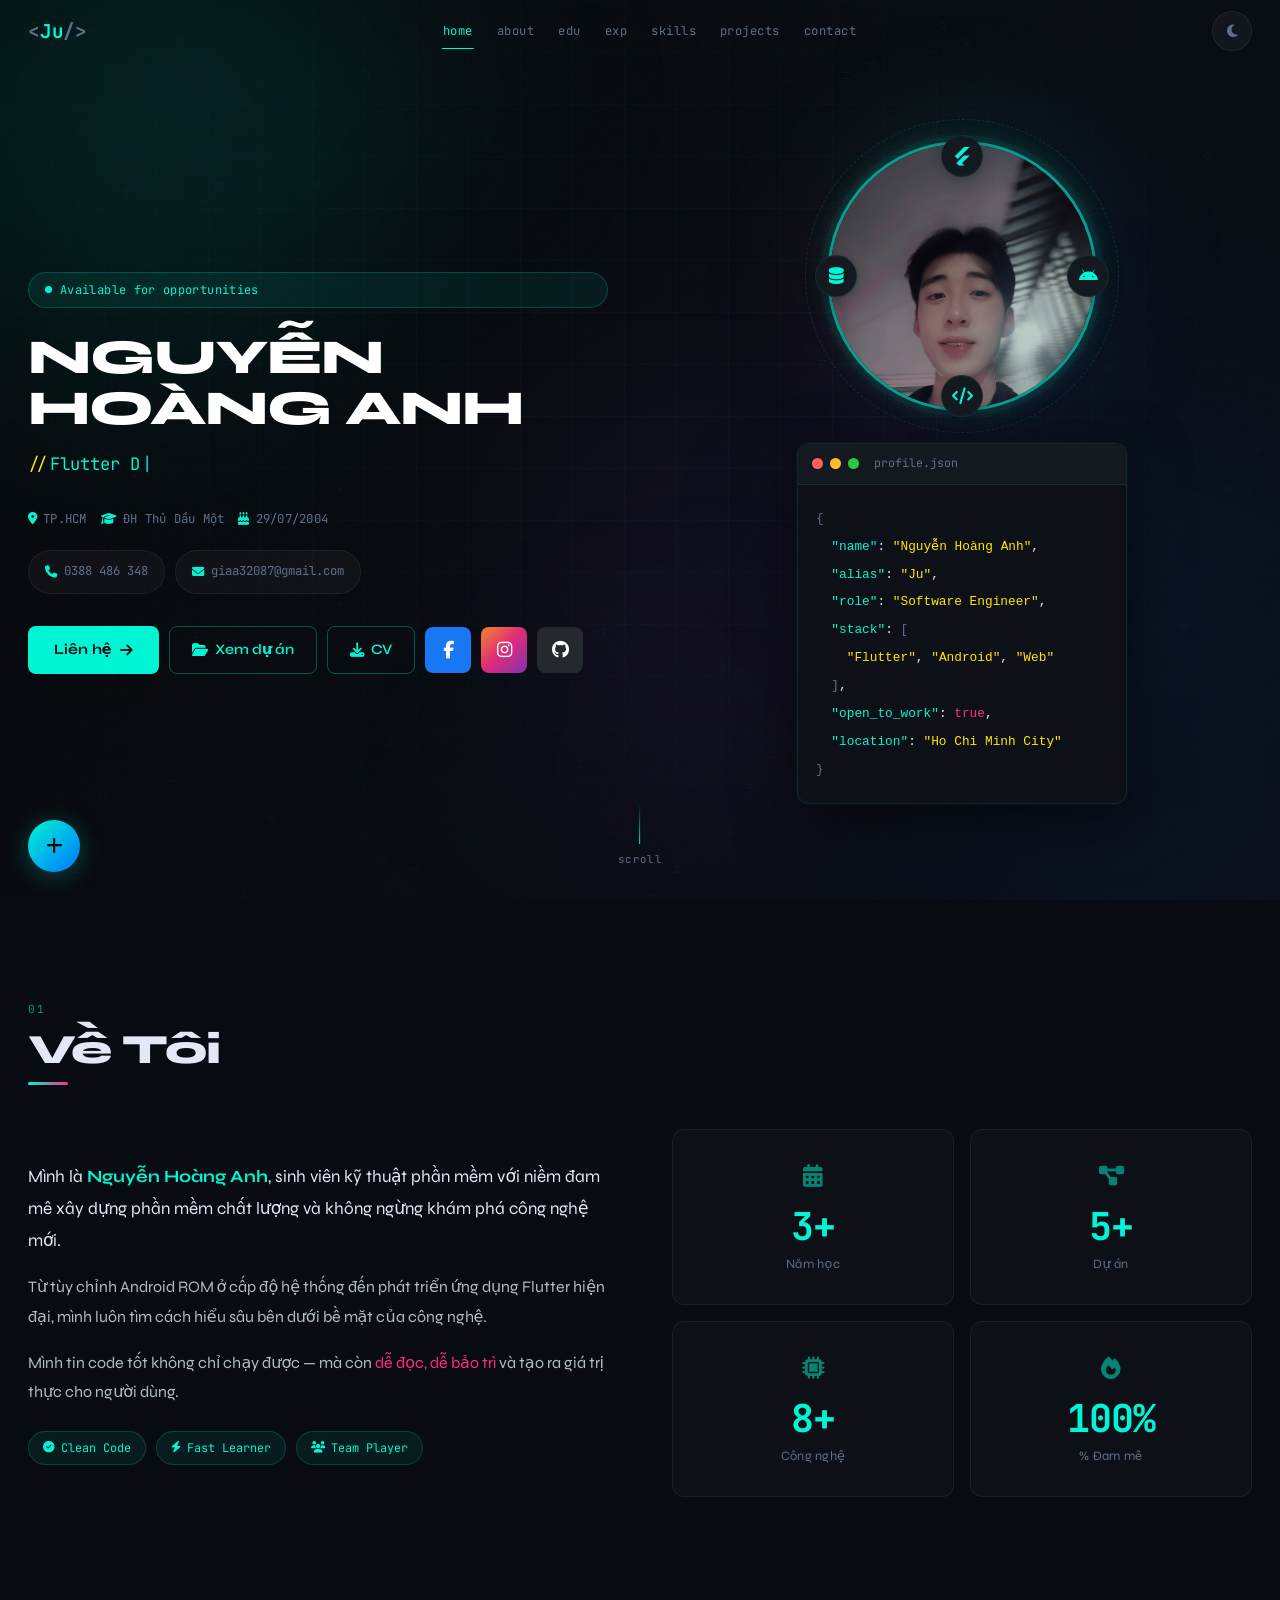
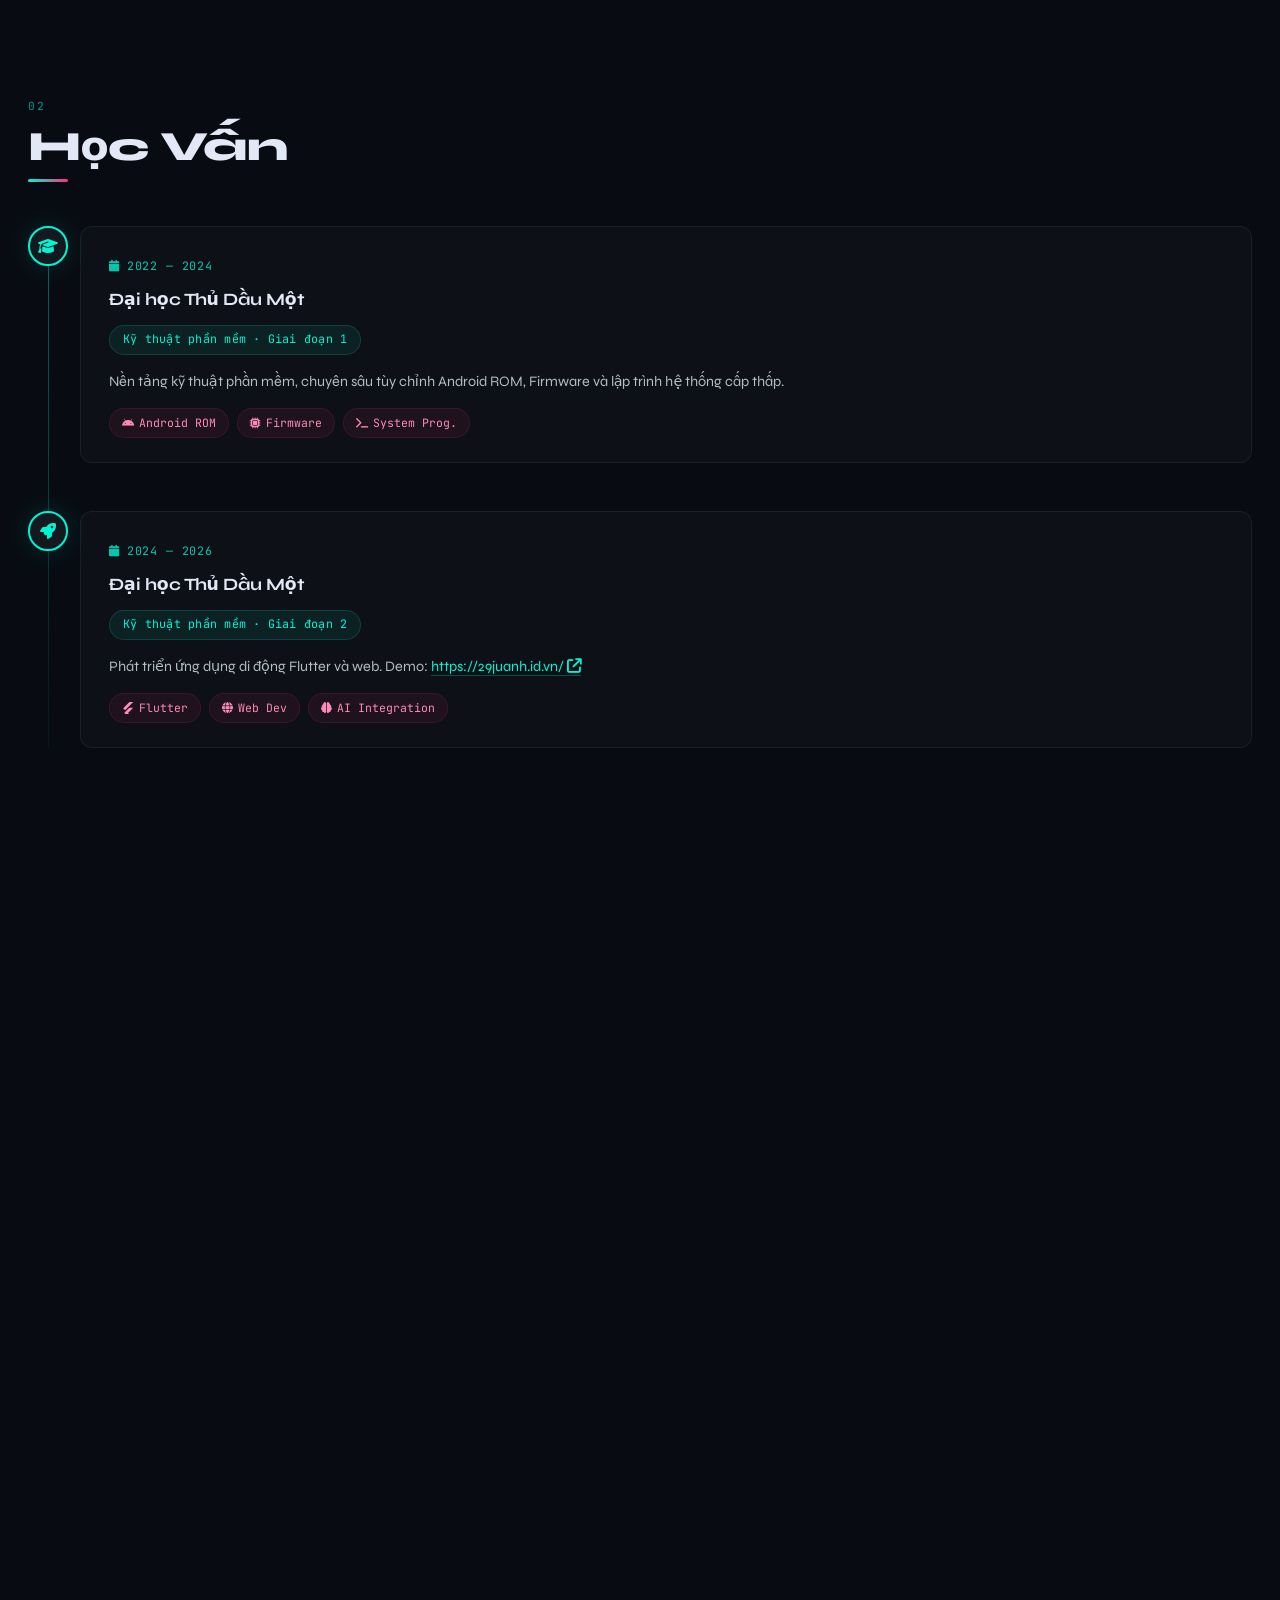
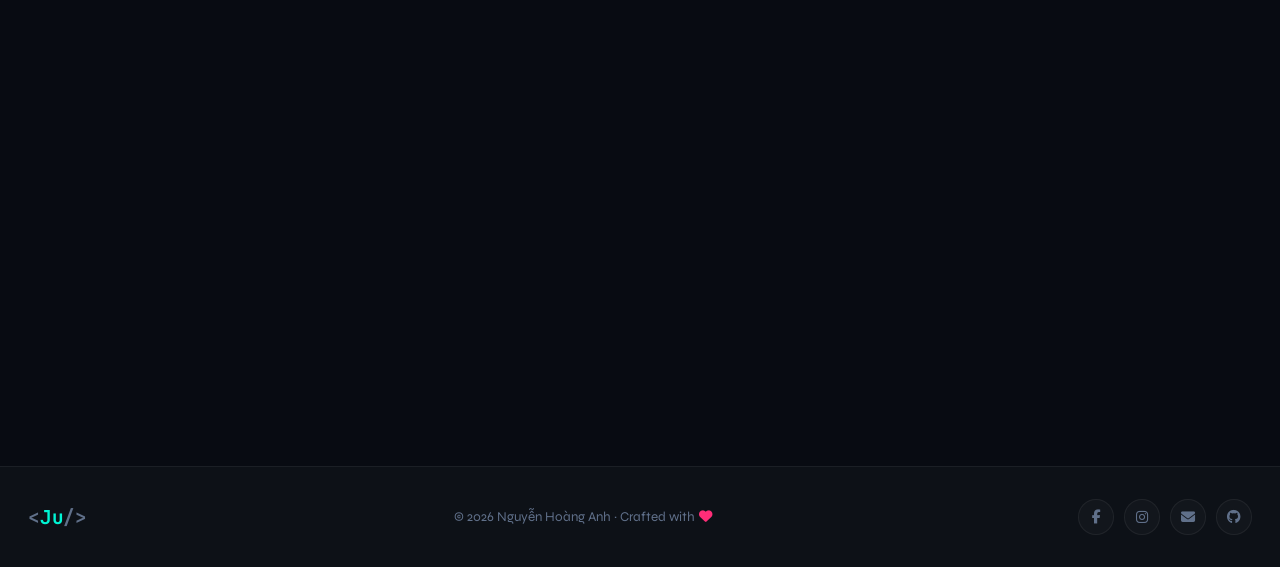
<file: index.html>
<!DOCTYPE html>
<html lang="vi">
<head>
    <meta charset="UTF-8">
    <meta name="viewport" content="width=device-width, initial-scale=1.0, viewport-fit=cover">
    <title>Nguyễn Hoàng Anh | Software Engineer</title>
    <meta name="description" content="Portfolio của Nguyễn Hoàng Anh (Ju) — Flutter Developer, Android Engineer, Web Developer">
    <meta name="keywords" content="Nguyễn Hoàng Anh, Ju, Flutter Developer, Android, Web Developer, Portfolio">
    <meta name="author" content="Nguyễn Hoàng Anh">
    <meta name="theme-color" content="#080b12">
    <meta property="og:title" content="Nguyễn Hoàng Anh | Software Engineer">
    <meta property="og:description" content="Portfolio — Flutter Developer, Android Engineer, Web Developer">
    <meta property="og:type" content="website">
    
    <!-- Preconnect -->
    <link rel="preconnect" href="https://fonts.googleapis.com">
    <link rel="preconnect" href="https://fonts.gstatic.com" crossorigin>
    <link rel="preconnect" href="https://cdnjs.cloudflare.com">
    
    <!-- Fonts -->
    <link href="https://fonts.googleapis.com/css2?family=JetBrains+Mono:wght@400;500;700&family=Syne:wght@600;700;800&display=swap" rel="stylesheet">
    
    <!-- FontAwesome 6.5.1 Stable -->
    <link rel="stylesheet" href="https://cdnjs.cloudflare.com/ajax/libs/font-awesome/6.5.1/css/all.min.css">
    
    <link rel="stylesheet" href="styles.css">
</head>
<body>

<!-- Dynamic Animated Background -->
<div class="dynamic-bg" aria-hidden="true">
    <div class="glow-orb orb-1"></div>
    <div class="glow-orb orb-2"></div>
    <div class="glow-orb orb-3"></div>
</div>

<!-- Loading Screen -->
<div class="loader" id="loader" aria-hidden="true">
    <div class="loader-inner">
        <div class="loader-ring"></div>
        <div class="loader-ring loader-ring--2"></div>
        <div class="loader-logo">&lt;Ju/&gt;</div>
    </div>
    <div class="loader-progress-bar"><div class="loader-progress-fill" id="loaderFill"></div></div>
</div>

<!-- Scroll Progress Bar -->
<div class="scroll-progress" id="scrollProgress" role="progressbar" aria-hidden="true"></div>

<!-- Background Canvas -->
<canvas id="bgCanvas" aria-hidden="true"></canvas>

<!-- Aurora Background -->
<div class="aurora-bg" aria-hidden="true">
    <div class="aurora a1"></div>
    <div class="aurora a2"></div>
    <div class="aurora a3"></div>
</div>

<!-- Noise Overlay -->
<div class="noise-overlay" aria-hidden="true"></div>

<!-- ═══ NAVBAR ═══ -->
<nav class="navbar" id="navbar" role="navigation" aria-label="Main navigation">
    <div class="nav-wrap">
        <a href="#home" class="nav-logo" aria-label="Go to top">
            <span class="bracket">&lt;</span>Ju<span class="bracket">/&gt;</span>
        </a>
        <ul class="nav-links" id="navLinks" role="list">
            <li><a href="#home" aria-label="Home section">home</a></li>
            <li><a href="#about" aria-label="About section">about</a></li>
            <li><a href="#education" aria-label="Education section">edu</a></li>
            <li><a href="#experience" aria-label="Experience section">exp</a></li>
            <li><a href="#skills" aria-label="Skills section">skills</a></li>
            <li><a href="#projects" aria-label="Projects section">projects</a></li>
            <li><a href="#contact" aria-label="Contact section">contact</a></li>
        </ul>
        <div class="nav-actions">
            <button class="theme-toggle" id="themeToggle" aria-label="Toggle light/dark theme">
                <i class="fa-solid fa-moon" aria-hidden="true"></i>
            </button>
            <button class="burger" id="burger" aria-label="Toggle mobile menu" aria-expanded="false">
                <span></span><span></span><span></span>
            </button>
        </div>
    </div>
    <!-- Mobile dropdown -->
    <div class="mobile-nav" id="mobileNav" aria-hidden="true">
        <a href="#home"><i class="fa-solid fa-house" aria-hidden="true"></i> Home</a>
        <a href="#about"><i class="fa-solid fa-user" aria-hidden="true"></i> About</a>
        <a href="#education"><i class="fa-solid fa-graduation-cap" aria-hidden="true"></i> Education</a>
        <a href="#experience"><i class="fa-solid fa-briefcase" aria-hidden="true"></i> Experience</a>
        <a href="#skills"><i class="fa-solid fa-code" aria-hidden="true"></i> Skills</a>
        <a href="#projects"><i class="fa-solid fa-folder-open" aria-hidden="true"></i> Projects</a>
        <a href="#contact"><i class="fa-solid fa-paper-plane" aria-hidden="true"></i> Contact</a>
    </div>
</nav>

<!-- ═══ HERO ═══ -->
<section id="home" class="hero" aria-label="Hero section">
    <div class="hero-grid-bg" id="heroGrid" aria-hidden="true"></div>
    <div class="hero-content">
        <!-- LEFT -->
        <div class="hero-left">
            <div class="status-pill">
                <span class="dot-live" aria-hidden="true"></span>
                <span>Available for opportunities</span>
            </div>
            <h1 class="hero-name" id="heroName">NGUYỄN HOÀNG ANH</h1>
            <p class="hero-role" aria-live="polite" aria-label="Current role">
                <span class="comment" aria-hidden="true">// </span>
                <span id="typed"></span><span class="blink-bar" aria-hidden="true">|</span>
            </p>
            <div class="hero-tags">
                <span><i class="fa-solid fa-location-dot" aria-hidden="true"></i> TP.HCM</span>
                <span><i class="fa-solid fa-graduation-cap" aria-hidden="true"></i> ĐH Thủ Dầu Một</span>
                <span><i class="fa-solid fa-cake-candles" aria-hidden="true"></i> 29/07/2004</span>
            </div>
            <div class="hero-contacts">
                <a href="tel:0388486348" class="pill-link" aria-label="Call 0388 486 348">
                    <i class="fa-solid fa-phone" aria-hidden="true"></i> 0388 486 348
                </a>
                <a href="mailto:giaa32087@gmail.com" class="pill-link" aria-label="Email giaa32087@gmail.com">
                    <i class="fa-solid fa-envelope" aria-hidden="true"></i> giaa32087@gmail.com
                </a>
            </div>
            <div class="hero-btns">
                <a href="#contact" class="btn-solid">
                    Liên hệ <i class="fa-solid fa-arrow-right" aria-hidden="true"></i>
                </a>
                <a href="#projects" class="btn-ghost">
                    <i class="fa-solid fa-folder-open" aria-hidden="true"></i> Xem dự án
                </a>
                <a href="#" class="btn-ghost" title="Tải xuống CV" download>
                    <i class="fa-solid fa-download" aria-hidden="true"></i> CV
                </a>
                <a href="https://www.facebook.com/Ju2974" target="_blank" rel="noopener noreferrer"
                   class="btn-icon" style="background:#1877f2" aria-label="Facebook profile">
                    <i class="fa-brands fa-facebook-f" aria-hidden="true"></i>
                </a>
                <a href="https://www.instagram.com/ng_ju29/" target="_blank" rel="noopener noreferrer"
                   class="btn-icon btn-icon--ig" aria-label="Instagram profile">
                    <i class="fa-brands fa-instagram" aria-hidden="true"></i>
                </a>
                <a href="https://github.com/" target="_blank" rel="noopener noreferrer"
                   class="btn-icon" style="background:#24292f" aria-label="GitHub profile">
                    <i class="fa-brands fa-github" aria-hidden="true"></i>
                </a>
            </div>
        </div>
        <!-- RIGHT -->
        <div class="hero-right">
            <div class="avatar-wrap">
                <div class="blob-bg" aria-hidden="true"></div>
                <div class="avatar-ring r1" aria-hidden="true"></div>
                <div class="avatar-ring r2" aria-hidden="true"></div>
                <div class="avatar-img">
                    <img src="./profile.jpg" alt="Nguyễn Hoàng Anh — Software Engineer" id="profileImg" loading="eager" decoding="sync">
                </div>
                <!-- FLUTTER SVG ICON -->
                <div class="orbit o1" aria-hidden="true" title="Flutter">
                    <svg viewBox="0 0 24 24" width="1.1em" height="1.1em" fill="currentColor" style="vertical-align: -0.125em;"><path d="M14.314 0L2.3 12 6 15.7 21.684.001h-7.37zm.014 11.072L7.857 17.53l3.67 3.67 10.165-10.128h-7.364zM11.527 21.2l-3.67-3.67-3.67 3.67L7.856 24h7.34z"/></svg>
                </div>
                <div class="orbit o2" aria-hidden="true" title="Android"><i class="fa-brands fa-android"></i></div>
                <div class="orbit o3" aria-hidden="true" title="Code"><i class="fa-solid fa-code"></i></div>
                <div class="orbit o4" aria-hidden="true" title="Database"><i class="fa-solid fa-database"></i></div>
            </div>
            <div class="code-snippet" aria-label="Profile code snippet">
                <div class="snippet-bar" aria-hidden="true">
                    <span class="s-dot" style="background:#ff5f57"></span>
                    <span class="s-dot" style="background:#febc2e"></span>
                    <span class="s-dot" style="background:#28c840"></span>
                    <span class="snippet-title">profile.json</span>
                </div>
                <pre aria-label="Profile data in JSON format"><code><span class="k">{</span>
  <span class="p">"name"</span>: <span class="s">"Nguyễn Hoàng Anh"</span>,
  <span class="p">"alias"</span>: <span class="s">"Ju"</span>,
  <span class="p">"role"</span>: <span class="s">"Software Engineer"</span>,
  <span class="p">"stack"</span>: <span class="k">[</span>
    <span class="s">"Flutter"</span>, <span class="s">"Android"</span>, <span class="s">"Web"</span>
  <span class="k">]</span>,
  <span class="p">"open_to_work"</span>: <span class="b">true</span>,
  <span class="p">"location"</span>: <span class="s">"Ho Chi Minh City"</span>
<span class="k">}</span></code></pre>
            </div>
        </div>
    </div>
    <div class="scroll-indicator" aria-hidden="true">
        <div class="scroll-bar"></div>
        <span>scroll</span>
    </div>
</section>

<!-- ═══ ABOUT ═══ -->
<section id="about" class="section" aria-label="About section">
    <div class="wrap">
        <div class="sec-head reveal">
            <span class="sec-num">01</span>
            <h2 class="scramble-text">Về Tôi</h2>
        </div>
        <div class="about-grid reveal">
            <div class="about-text">
                <p class="lead">Mình là <strong>Nguyễn Hoàng Anh</strong>, sinh viên kỹ thuật phần mềm với niềm đam mê xây dựng phần mềm chất lượng và không ngừng khám phá công nghệ mới.</p>
                <p>Từ tùy chỉnh Android ROM ở cấp độ hệ thống đến phát triển ứng dụng Flutter hiện đại, mình luôn tìm cách hiểu sâu bên dưới bề mặt của công nghệ.</p>
                <p>Mình tin code tốt không chỉ chạy được — mà còn <em>dễ đọc, dễ bảo trì</em> và tạo ra giá trị thực cho người dùng.</p>
                <div class="about-badges">
                    <span class="badge"><i class="fa-solid fa-check-circle" aria-hidden="true"></i> Clean Code</span>
                    <span class="badge"><i class="fa-solid fa-bolt" aria-hidden="true"></i> Fast Learner</span>
                    <span class="badge"><i class="fa-solid fa-users" aria-hidden="true"></i> Team Player</span>
                </div>
            </div>
            <div class="stats-grid">
                <div class="stat-box stagger-item">
                    <span class="stat-icon" aria-hidden="true"><i class="fa-solid fa-calendar-days"></i></span>
                    <span class="stat-n" data-to="3">0</span>
                    <span class="stat-l">Năm học</span>
                </div>
                <div class="stat-box stagger-item">
                    <span class="stat-icon" aria-hidden="true"><i class="fa-solid fa-diagram-project"></i></span>
                    <span class="stat-n" data-to="5">0</span>
                    <span class="stat-l">Dự án</span>
                </div>
                <div class="stat-box stagger-item">
                    <span class="stat-icon" aria-hidden="true"><i class="fa-solid fa-microchip"></i></span>
                    <span class="stat-n" data-to="8">0</span>
                    <span class="stat-l">Công nghệ</span>
                </div>
                <div class="stat-box stagger-item">
                    <span class="stat-icon" aria-hidden="true"><i class="fa-solid fa-fire"></i></span>
                    <span class="stat-n" data-to="100">0</span>
                    <span class="stat-l">% Đam mê</span>
                </div>
            </div>
        </div>
    </div>
</section>

<!-- ═══ EDUCATION ═══ -->
<section id="education" class="section" aria-label="Education section">
    <div class="wrap">
        <div class="sec-head reveal">
            <span class="sec-num">02</span>
            <h2 class="scramble-text">Học Vấn</h2>
        </div>
        <div class="timeline reveal">
            <div class="tl-line" aria-hidden="true"></div>
            <div class="tl-item stagger-item">
                <div class="tl-icon" aria-hidden="true"><i class="fa-solid fa-graduation-cap"></i></div>
                <div class="tl-body">
                    <span class="tl-date"><i class="fa-solid fa-calendar" aria-hidden="true"></i> 2022 — 2024</span>
                    <h3>Đại học Thủ Dầu Một</h3>
                    <span class="tl-tag">Kỹ thuật phần mềm · Giai đoạn 1</span>
                    <p>Nền tảng kỹ thuật phần mềm, chuyên sâu tùy chỉnh Android ROM, Firmware và lập trình hệ thống cấp thấp.</p>
                    <div class="tl-chips">
                        <span><i class="fa-brands fa-android" aria-hidden="true"></i> Android ROM</span>
                        <span><i class="fa-solid fa-microchip" aria-hidden="true"></i> Firmware</span>
                        <span><i class="fa-solid fa-terminal" aria-hidden="true"></i> System Prog.</span>
                    </div>
                </div>
            </div>
            <div class="tl-item stagger-item">
                <div class="tl-icon" aria-hidden="true"><i class="fa-solid fa-rocket"></i></div>
                <div class="tl-body">
                    <span class="tl-date"><i class="fa-solid fa-calendar" aria-hidden="true"></i> 2024 — 2026</span>
                    <h3>Đại học Thủ Dầu Một</h3>
                    <span class="tl-tag">Kỹ thuật phần mềm · Giai đoạn 2</span>
                    <p>Phát triển ứng dụng di động Flutter và web. Demo: <a href="https://29juanh.id.vn/" target="_blank" rel="noopener noreferrer" class="tl-link"> https://29juanh.id.vn/ <i class="fa-solid fa-arrow-up-right-from-square" aria-hidden="true"></i></a></p>
                    <div class="tl-chips">
                        <span><svg viewBox="0 0 24 24" width="1em" height="1em" fill="currentColor" style="vertical-align: -0.125em;"><path d="M14.314 0L2.3 12 6 15.7 21.684.001h-7.37zm.014 11.072L7.857 17.53l3.67 3.67 10.165-10.128h-7.364zM11.527 21.2l-3.67-3.67-3.67 3.67L7.856 24h7.34z"/></svg> Flutter</span>
                        <span><i class="fa-solid fa-globe" aria-hidden="true"></i> Web Dev</span>
                        <span><i class="fa-solid fa-brain" aria-hidden="true"></i> AI Integration</span>
                    </div>
                </div>
            </div>
        </div>
    </div>
</section>

<!-- ═══ EXPERIENCE ═══ -->
<section id="experience" class="section" aria-label="Experience section">
    <div class="wrap">
        <div class="sec-head reveal">
            <span class="sec-num">03</span>
            <h2 class="scramble-text">Kinh Nghiệm</h2>
        </div>
        <div class="exp-grid reveal">
            <div class="exp-card stagger-item">
                <div class="exp-ico" aria-hidden="true">
                    <svg viewBox="0 0 24 24" width="1.2em" height="1.2em" fill="currentColor"><path d="M14.314 0L2.3 12 6 15.7 21.684.001h-7.37zm.014 11.072L7.857 17.53l3.67 3.67 10.165-10.128h-7.364zM11.527 21.2l-3.67-3.67-3.67 3.67L7.856 24h7.34z"/></svg>
                </div>
                <div class="exp-content">
                    <h3>Flutter Development</h3>
                    <p>Xây dựng ứng dụng cross-platform với Dart/Flutter, giao diện Material 3, hiệu năng cao trên cả Android lẫn iOS.</p>
                    <div class="chip-row">
                        <span><i class="fa-solid fa-circle-dot" aria-hidden="true"></i> Dart</span>
                        <span><svg viewBox="0 0 24 24" width="1em" height="1em" fill="currentColor" style="vertical-align: -0.125em;"><path d="M14.314 0L2.3 12 6 15.7 21.684.001h-7.37zm.014 11.072L7.857 17.53l3.67 3.67 10.165-10.128h-7.364zM11.527 21.2l-3.67-3.67-3.67 3.67L7.856 24h7.34z"/></svg> Flutter</span>
                        <span><i class="fa-solid fa-fire-flame-curved" aria-hidden="true"></i> Firebase</span>
                    </div>
                </div>
            </div>
            <div class="exp-card stagger-item">
                <div class="exp-ico" aria-hidden="true"><i class="fa-brands fa-android"></i></div>
                <div class="exp-content">
                    <h3>Android System</h3>
                    <p>Flash ROM, decompile/recompile hệ thống, tùy chỉnh Firmware. Hiểu kiến trúc Android từ bootloader đến app layer.</p>
                    <div class="chip-row">
                        <span><i class="fa-solid fa-terminal" aria-hidden="true"></i> ADB</span>
                        <span><i class="fa-solid fa-bolt" aria-hidden="true"></i> Fastboot</span>
                        <span><i class="fa-solid fa-shield" aria-hidden="true"></i> TWRP</span>
                    </div>
                </div>
            </div>
            <div class="exp-card stagger-item">
                <div class="exp-ico" aria-hidden="true"><i class="fa-solid fa-brain"></i></div>
                <div class="exp-content">
                    <h3>AI Integration</h3>
                    <p>Tích hợp LLM API vào ứng dụng, xây dựng tính năng thông minh và tối ưu trải nghiệm người dùng với AI.</p>
                    <div class="chip-row">
                        <span><i class="fa-solid fa-robot" aria-hidden="true"></i> LLM API</span>
                        <span><i class="fa-solid fa-comment-dots" aria-hidden="true"></i> Prompt Eng.</span>
                        <span><i class="fa-solid fa-wand-magic-sparkles" aria-hidden="true"></i> AI Features</span>
                    </div>
                </div>
            </div>
            <div class="exp-card stagger-item">
                <div class="exp-ico" aria-hidden="true"><i class="fa-solid fa-globe"></i></div>
                <div class="exp-content">
                    <h3>Web Development</h3>
                    <p>Phát triển giao diện web hiện đại, responsive với HTML5, CSS3, JavaScript thuần — từ landing page đến web app quản lý.</p>
                    <div class="chip-row">
                        <span><i class="fa-brands fa-html5" aria-hidden="true"></i> HTML5</span>
                        <span><i class="fa-brands fa-css3-alt" aria-hidden="true"></i> CSS3</span>
                        <span><i class="fa-brands fa-js" aria-hidden="true"></i> JavaScript</span>
                    </div>
                </div>
            </div>
        </div>
    </div>
</section>

<!-- ═══ SKILLS ═══ -->
<section id="skills" class="section" aria-label="Skills section">
    <div class="wrap">
        <div class="sec-head reveal">
            <span class="sec-num">04</span>
            <h2 class="scramble-text">Kỹ Năng</h2>
        </div>
        <div class="skills-layout reveal">
            <div class="skill-bars">
                <p class="sub-label"><i class="fa-solid fa-layer-group" aria-hidden="true"></i> // Core Technologies</p>
                <div class="bar-item">
                    <div class="bar-top">
                        <span><svg viewBox="0 0 24 24" width="1.1em" height="1.1em" fill="currentColor" style="vertical-align: -0.15em;"><path d="M14.314 0L2.3 12 6 15.7 21.684.001h-7.37zm.014 11.072L7.857 17.53l3.67 3.67 10.165-10.128h-7.364zM11.527 21.2l-3.67-3.67-3.67 3.67L7.856 24h7.34z"/></svg> Flutter / Dart</span>
                        <span class="bar-pct">80%</span>
                    </div>
                    <div class="bar-track" role="progressbar" aria-valuenow="80" aria-valuemin="0" aria-valuemax="100" aria-label="Flutter Dart proficiency 80%">
                        <div class="bar-fill" data-w="80"></div>
                    </div>
                </div>
                <div class="bar-item">
                    <div class="bar-top">
                        <span><i class="fa-solid fa-code" aria-hidden="true"></i> HTML / CSS / JS</span>
                        <span class="bar-pct">75%</span>
                    </div>
                    <div class="bar-track" role="progressbar" aria-valuenow="75" aria-valuemin="0" aria-valuemax="100" aria-label="HTML CSS JS proficiency 75%">
                        <div class="bar-fill" data-w="75"></div>
                    </div>
                </div>
                <div class="bar-item">
                    <div class="bar-top">
                        <span><i class="fa-brands fa-android" aria-hidden="true"></i> Android / ROM</span>
                        <span class="bar-pct">70%</span>
                    </div>
                    <div class="bar-track" role="progressbar" aria-valuenow="70" aria-valuemin="0" aria-valuemax="100" aria-label="Android ROM proficiency 70%">
                        <div class="bar-fill" data-w="70"></div>
                    </div>
                </div>
                <div class="bar-item">
                    <div class="bar-top">
                        <span><i class="fa-solid fa-database" aria-hidden="true"></i> MySQL / Database</span>
                        <span class="bar-pct">65%</span>
                    </div>
                    <div class="bar-track" role="progressbar" aria-valuenow="65" aria-valuemin="0" aria-valuemax="100" aria-label="MySQL Database proficiency 65%">
                        <div class="bar-fill" data-w="65"></div>
                    </div>
                </div>
                <div class="bar-item">
                    <div class="bar-top">
                        <span><i class="fa-brands fa-git-alt" aria-hidden="true"></i> Git / GitHub</span>
                        <span class="bar-pct">70%</span>
                    </div>
                    <div class="bar-track" role="progressbar" aria-valuenow="70" aria-valuemin="0" aria-valuemax="100" aria-label="Git GitHub proficiency 70%">
                        <div class="bar-fill" data-w="70"></div>
                    </div>
                </div>
                <div class="bar-item">
                    <div class="bar-top">
                        <span><i class="fa-solid fa-robot" aria-hidden="true"></i> AI Tools</span>
                        <span class="bar-pct">85%</span>
                    </div>
                    <div class="bar-track" role="progressbar" aria-valuenow="85" aria-valuemin="0" aria-valuemax="100" aria-label="AI Tools proficiency 85%">
                        <div class="bar-fill" data-w="85"></div>
                    </div>
                </div>
            </div>
            <div class="skill-tags-panel">
                <p class="sub-label"><i class="fa-solid fa-toolbox" aria-hidden="true"></i> // Tools & Ecosystem</p>
                <div class="tag-cloud">
                    <span class="t-lg"><svg viewBox="0 0 24 24" width="1.1em" height="1.1em" fill="currentColor" style="vertical-align: -0.15em;"><path d="M14.314 0L2.3 12 6 15.7 21.684.001h-7.37zm.014 11.072L7.857 17.53l3.67 3.67 10.165-10.128h-7.364zM11.527 21.2l-3.67-3.67-3.67 3.67L7.856 24h7.34z"/></svg> Flutter</span>
                    <span class="t-md"><i class="fa-solid fa-circle-dot" aria-hidden="true"></i> Dart</span>
                    <span class="t-sm"><i class="fa-solid fa-laptop-code" aria-hidden="true"></i> Android Studio</span>
                    <span class="t-sm"><i class="fa-solid fa-terminal" aria-hidden="true"></i> ADB / Fastboot</span>
                    <span class="t-md"><i class="fa-brands fa-git-alt" aria-hidden="true"></i> Git</span>
                    <span class="t-sm"><i class="fa-brands fa-github" aria-hidden="true"></i> GitHub</span>
                    <span class="t-lg"><i class="fa-brands fa-html5" aria-hidden="true"></i> HTML5</span>
                    <span class="t-sm"><i class="fa-brands fa-css3-alt" aria-hidden="true"></i> CSS3</span>
                    <span class="t-md"><i class="fa-brands fa-js" aria-hidden="true"></i> JavaScript</span>
                    <span class="t-sm"><i class="fa-solid fa-database" aria-hidden="true"></i> MySQL</span>
                    <span class="t-sm"><i class="fa-solid fa-shield-halved" aria-hidden="true"></i> TWRP</span>
                    <span class="t-md"><i class="fa-solid fa-fire" aria-hidden="true"></i> Firebase</span>
                    <span class="t-lg"><i class="fa-solid fa-brain" aria-hidden="true"></i> AI APIs</span>
                    <span class="t-sm"><i class="fa-solid fa-code" aria-hidden="true"></i> VS Code</span>
                    <span class="t-md"><i class="fa-brands fa-linux" aria-hidden="true"></i> Linux</span>
                </div>
                <p class="sub-label" style="margin-top:32px"><i class="fa-solid fa-star" aria-hidden="true"></i> // Soft Skills</p>
                <div class="soft-grid">
                    <div class="soft-item">
                        <span class="soft-ico"><i class="fa-solid fa-lightbulb" aria-hidden="true"></i></span>
                        <span>Tư duy phân tích</span>
                    </div>
                    <div class="soft-item">
                        <span class="soft-ico"><i class="fa-solid fa-rotate" aria-hidden="true"></i></span>
                        <span>Học hỏi nhanh</span>
                    </div>
                    <div class="soft-item">
                        <span class="soft-ico"><i class="fa-solid fa-comments" aria-hidden="true"></i></span>
                        <span>Giao tiếp tốt</span>
                    </div>
                    <div class="soft-item">
                        <span class="soft-ico"><i class="fa-solid fa-puzzle-piece" aria-hidden="true"></i></span>
                        <span>Giải quyết vấn đề</span>
                    </div>
                </div>
            </div>
        </div>
    </div>
</section>

<!-- ═══ PROJECTS ═══ -->
<section id="projects" class="section" aria-label="Projects section">
    <div class="wrap">
        <div class="sec-head reveal">
            <span class="sec-num">05</span>
            <h2 class="scramble-text">Dự Án</h2>
        </div>
        <div class="proj-grid reveal">
            <div class="proj-card featured stagger-item">
                <div class="proj-glow" aria-hidden="true"></div>
                <div class="proj-top">
                    <div class="proj-icon-wrap" aria-hidden="true">
                        <i class="fa-solid fa-globe-asia"></i>
                    </div>
                    <a href="https://29juanh.id.vn/" target="_blank" rel="noopener noreferrer"
                       class="proj-ext" aria-label="View Website EAnh project">
                        <i class="fa-solid fa-arrow-up-right-from-square" aria-hidden="true"></i>
                    </a>
                </div>
                <h3>Website EAnh</h3>
                <p>Trang quản lý dữ liệu sinh viên tích hợp AI — tra cứu, quản lý điểm số và thông tin học vụ với giao diện hiện đại.</p>
                <div class="proj-chips">
                    <span><i class="fa-brands fa-html5" aria-hidden="true"></i> HTML</span>
                    <span><i class="fa-brands fa-css3-alt" aria-hidden="true"></i> CSS</span>
                    <span><i class="fa-brands fa-js" aria-hidden="true"></i> JavaScript</span>
                    <span><i class="fa-solid fa-robot" aria-hidden="true"></i> AI API</span>
                </div>
                <span class="proj-badge"><i class="fa-solid fa-star" aria-hidden="true"></i> Featured</span>
            </div>
            <div class="proj-card stagger-item">
                <div class="proj-top">
                    <div class="proj-icon-wrap" aria-hidden="true">
                        <i class="fa-solid fa-note-sticky"></i>
                    </div>
                    <a href="#" class="proj-ext" aria-label="View Note App on GitHub">
                        <i class="fa-brands fa-github" aria-hidden="true"></i>
                    </a>
                </div>
                <h3>Note App</h3>
                <p>Ứng dụng quản lý ghi chú cá nhân viết bằng Flutter — tạo, sửa, xóa note với giao diện Material 3, lưu trữ local SQLite.</p>
                <div class="proj-chips">
                    <span><svg viewBox="0 0 24 24" width="1em" height="1em" fill="currentColor" style="vertical-align: -0.125em;"><path d="M14.314 0L2.3 12 6 15.7 21.684.001h-7.37zm.014 11.072L7.857 17.53l3.67 3.67 10.165-10.128h-7.364zM11.527 21.2l-3.67-3.67-3.67 3.67L7.856 24h7.34z"/></svg> Flutter</span>
                    <span><i class="fa-solid fa-circle-dot" aria-hidden="true"></i> Dart</span>
                    <span><i class="fa-solid fa-database" aria-hidden="true"></i> SQLite</span>
                </div>
            </div>
            <div class="proj-card stagger-item">
                <div class="proj-top">
                    <div class="proj-icon-wrap" aria-hidden="true">
                        <i class="fa-brands fa-android"></i>
                    </div>
                    <a href="#" class="proj-ext" aria-label="View Android ROM Tools on GitHub">
                        <i class="fa-brands fa-github" aria-hidden="true"></i>
                    </a>
                </div>
                <h3>Android ROM Tools</h3>
                <p>Bộ công cụ hỗ trợ flash ROM, sửa bootloop, backup/restore dữ liệu cho thiết bị Android — hỗ trợ nhiều dòng máy.</p>
                <div class="proj-chips">
                    <span><i class="fa-solid fa-terminal" aria-hidden="true"></i> ADB</span>
                    <span><i class="fa-solid fa-bolt" aria-hidden="true"></i> Fastboot</span>
                    <span><i class="fa-solid fa-scroll" aria-hidden="true"></i> Shell Script</span>
                </div>
            </div>
        </div>
    </div>
</section>

<!-- ═══ CONTACT ═══ -->
<section id="contact" class="section" aria-label="Contact section">
    <div class="wrap">
        <div class="sec-head reveal">
            <span class="sec-num">06</span>
            <h2 class="scramble-text">Liên Hệ</h2>
        </div>
        <div class="contact-layout reveal">
            <div class="contact-left">
                <p class="lead" style="margin-bottom:32px">Có dự án thú vị, câu hỏi kỹ thuật, hay muốn hợp tác? Mình luôn sẵn sàng.</p>
                <div class="c-links">
                    <a href="tel:0388486348" class="c-link" aria-label="Call 0388 486 348">
                        <div class="c-ico"><i class="fa-solid fa-phone" aria-hidden="true"></i></div>
                        <div class="c-text">
                            <span class="c-lbl">Điện thoại</span>
                            <span class="c-val">0388 486 348</span>
                        </div>
                        <i class="fa-solid fa-chevron-right c-arrow" aria-hidden="true"></i>
                    </a>
                    <a href="mailto:giaa32087@gmail.com" class="c-link" aria-label="Email giaa32087@gmail.com">
                        <div class="c-ico"><i class="fa-solid fa-envelope" aria-hidden="true"></i></div>
                        <div class="c-text">
                            <span class="c-lbl">Email</span>
                            <span class="c-val">giaa32087@gmail.com</span>
                        </div>
                        <i class="fa-solid fa-chevron-right c-arrow" aria-hidden="true"></i>
                    </a>
                    <a href="https://www.facebook.com/Ju2974" target="_blank" rel="noopener noreferrer" class="c-link" aria-label="Facebook profile">
                        <div class="c-ico" style="color:#1877f2"><i class="fa-brands fa-facebook-f" aria-hidden="true"></i></div>
                        <div class="c-text">
                            <span class="c-lbl">Facebook</span>
                            <span class="c-val">facebook.com/Ju2974</span>
                        </div>
                        <i class="fa-solid fa-chevron-right c-arrow" aria-hidden="true"></i>
                    </a>
                    <a href="https://www.instagram.com/ng_ju29/" target="_blank" rel="noopener noreferrer" class="c-link" aria-label="Instagram profile">
                        <div class="c-ico" style="color:#e1306c"><i class="fa-brands fa-instagram" aria-hidden="true"></i></div>
                        <div class="c-text">
                            <span class="c-lbl">Instagram</span>
                            <span class="c-val">@ng_ju29</span>
                        </div>
                        <i class="fa-solid fa-chevron-right c-arrow" aria-hidden="true"></i>
                    </a>
                </div>
            </div>
            <form class="contact-form" id="contactForm" novalidate aria-label="Contact form">
                <div class="form-row">
                    <div class="form-group">
                        <label for="contactName"><i class="fa-solid fa-user" aria-hidden="true"></i> Tên của bạn</label>
                        <input type="text" id="contactName" name="name" placeholder="Nguyễn Văn A" required autocomplete="name">
                    </div>
                    <div class="form-group">
                        <label for="contactEmail"><i class="fa-solid fa-envelope" aria-hidden="true"></i> Email</label>
                        <input type="email" id="contactEmail" name="email" placeholder="you@example.com" required autocomplete="email">
                    </div>
                </div>
                <div class="form-group">
                    <label for="contactSubject"><i class="fa-solid fa-tag" aria-hidden="true"></i> Chủ đề</label>
                    <input type="text" id="contactSubject" name="subject" placeholder="Hợp tác / Câu hỏi kỹ thuật..." required>
                </div>
                <div class="form-group">
                    <label for="contactMessage"><i class="fa-solid fa-message" aria-hidden="true"></i> Nội dung</label>
                    <textarea id="contactMessage" name="message" rows="5" placeholder="Nội dung tin nhắn..." required></textarea>
                </div>
                <button type="submit" class="btn-submit" aria-label="Send message">
                    <span class="btn-submit-text">Gửi tin nhắn <i class="fa-solid fa-paper-plane" aria-hidden="true"></i></span>
                </button>
            </form>
        </div>
    </div>
</section>

<!-- ═══ FOOTER ═══ -->
<footer class="footer" role="contentinfo">
    <div class="footer-inner">
        <a href="#home" class="nav-logo" aria-label="Back to top">
            <span class="bracket">&lt;</span>Ju<span class="bracket">/&gt;</span>
        </a>
        <p>&copy; 2026 Nguyễn Hoàng Anh &middot; Crafted with <i class="fa-solid fa-heart" style="color:#ff2d78" aria-label="love"></i></p>
        <div class="foot-soc" aria-label="Social media links">
            <a href="https://www.facebook.com/Ju2974" target="_blank" rel="noopener noreferrer" aria-label="Facebook">
                <i class="fa-brands fa-facebook-f" aria-hidden="true"></i>
            </a>
            <a href="https://www.instagram.com/ng_ju29/" target="_blank" rel="noopener noreferrer" aria-label="Instagram">
                <i class="fa-brands fa-instagram" aria-hidden="true"></i>
            </a>
            <a href="mailto:giaa32087@gmail.com" aria-label="Email">
                <i class="fa-solid fa-envelope" aria-hidden="true"></i>
            </a>
            <a href="https://github.com/" target="_blank" rel="noopener noreferrer" aria-label="GitHub">
                <i class="fa-brands fa-github" aria-hidden="true"></i>
            </a>
        </div>
    </div>
</footer>

<!-- Back to top -->
<button class="back-top" id="backTop" aria-label="Về đầu trang">
    <i class="fa-solid fa-chevron-up" aria-hidden="true"></i>
</button>

<!-- Floating Action Button -->
<div class="fab" id="fab" role="region" aria-label="Quick actions">
    <button class="fab-toggle" id="fabToggle" aria-label="Toggle quick links" aria-expanded="false">
        <i class="fa-solid fa-plus" aria-hidden="true"></i>
    </button>
    <div class="fab-menu" id="fabMenu" aria-hidden="true">
        <a href="tel:0388486348" class="fab-item" title="Gọi điện" aria-label="Call">
            <i class="fa-solid fa-phone" aria-hidden="true"></i>
        </a>
        <a href="mailto:giaa32087@gmail.com" class="fab-item" title="Gửi Email" aria-label="Email">
            <i class="fa-solid fa-envelope" aria-hidden="true"></i>
        </a>
        <a href="https://www.facebook.com/Ju2974" target="_blank" rel="noopener noreferrer" class="fab-item" title="Facebook" aria-label="Facebook">
            <i class="fa-brands fa-facebook-f" aria-hidden="true"></i>
        </a>
        <a href="#home" class="fab-item" title="Về đầu trang" aria-label="Back to top">
            <i class="fa-solid fa-arrow-up" aria-hidden="true"></i>
        </a>
    </div>
</div>

<!-- Toast Notification -->
<div class="toast" id="toast" role="status" aria-live="polite" aria-atomic="true"></div>

<script src="script.js"></script>
</body>
</html>
</file>
<file: styles.css>
/* ═══════════════════════════════════════════════
   PORTFOLIO — NGUYỄN HOÀNG ANH (Ju)
   styles.css — Professional & Optimized v2.2
   ═══════════════════════════════════════════════ */

/* ── Google Fonts ── */
@import url('https://fonts.googleapis.com/css2?family=JetBrains+Mono:wght@400;500;700&family=Syne:wght@600;700;800&display=swap');

/* ═══ CSS VARIABLES ═══ */
:root {
    /* Colors */
    --c:       #00f5d4;
    --c2:      #0077ff;
    --acc:     #ff2d78;
    --acc2:    #ffe600;
    --acc3:    #a855f7;

    /* Backgrounds */
    --bg:      #080b12;
    --bg2:     #0d1117;
    --bg3:     #141920;
    --bg4:     #1a2030;

    /* Text */
    --text:    #e2e8f5;
    --text2:   #b0bec5;
    --mute:    #60708a;

    /* UI */
    --border:  rgba(0,245,212,0.10);
    --border2: rgba(255,255,255,0.06);
    --card:    rgba(255,255,255,0.025);
    --card2:   rgba(255,255,255,0.04);

    /* Glows */
    --glow:        0 0 28px rgba(0,245,212,0.16);
    --glow-strong: 0 0 50px rgba(0,245,212,0.25);
    --glow-acc:    0 0 28px rgba(255,45,120,0.2);

    /* Typography */
    --f1:  'Syne', 'Trebuchet MS', system-ui, sans-serif;
    --f2:  'JetBrains Mono', 'Consolas', 'Courier New', monospace;

    /* Layout */
    --nav:     62px;
    --r:       12px;
    --r-sm:    8px;
    --wrap:    1280px;

    /* Transitions */
    --t:       0.28s ease;
    --t-fast:  0.18s ease;
    --t-slow:  0.5s ease;

    /* Misc */
    --fab-size: 52px;
}

/* ── Light Theme ── */
[data-theme="light"] {
    --bg:      #f4f6fa;
    --bg2:     #ffffff;
    --bg3:     #eaecf2;
    --bg4:     #dde1ea;
    --text:    #1a1e2e;
    --text2:   #3a4060;
    --mute:    #6070a0;
    --border:  rgba(0,100,180,0.10);
    --border2: rgba(0,0,0,0.06);
    --card:    rgba(0,0,0,0.02);
    --card2:   rgba(0,0,0,0.04);
    --glow:        0 0 28px rgba(0,100,180,0.10);
    --glow-strong: 0 0 50px rgba(0,100,180,0.18);
}

/* ═══ REDUCED MOTION ═══ */
@media (prefers-reduced-motion: reduce) {
    *, *::before, *::after {
        animation-duration: 0.01ms !important;
        animation-iteration-count: 1 !important;
        transition-duration: 0.01ms !important;
        scroll-behavior: auto !important;
    }
    .loader { display: none !important; }
    .aurora, .dynamic-bg { display: none !important; }
    #bgCanvas { display: none !important; }
}

/* ═══ RESET ═══ */
*, *::before, *::after {
    margin: 0; padding: 0;
    box-sizing: border-box;
}
html {
    scroll-behavior: smooth;
    -webkit-text-size-adjust: 100%;
    text-size-adjust: 100%;
    tab-size: 4;
}
body {
    background: var(--bg);
    color: var(--text);
    font-family: var(--f1);
    line-height: 1.7;
    overflow-x: hidden;
    -webkit-font-smoothing: antialiased;
    -moz-osx-font-smoothing: grayscale;
    cursor: default;
}
a {
    text-decoration: none;
    color: inherit;
}
img {
    display: block;
    max-width: 100%;
    height: auto;
}
button {
    font-family: var(--f1);
    cursor: pointer;
    border: none;
    background: none;
}
ul { list-style: none; }
::selection {
    background: rgba(0,245,212,0.22);
    color: #fff;
}
:focus-visible {
    outline: 2px solid var(--c);
    outline-offset: 3px;
    border-radius: 4px;
}

/* ═══ SCROLLBAR ═══ */
::-webkit-scrollbar { width: 6px; }
::-webkit-scrollbar-track { background: var(--bg2); }
::-webkit-scrollbar-thumb {
    background: linear-gradient(to bottom, var(--c), var(--c2));
    border-radius: 3px;
}
::-webkit-scrollbar-thumb:hover { background: var(--c); }

/* ═══ DYNAMIC BACKGROUND ═══ */
.dynamic-bg {
    position: fixed;
    top: 0; left: 0;
    width: 100vw; height: 100vh;
    z-index: -20;
    background: linear-gradient(120deg, #05070a, #0a0e17, #05070a);
    background-size: 200% 200%;
    animation: bgShift 20s ease infinite;
    overflow: hidden;
}
[data-theme="light"] .dynamic-bg {
    background: linear-gradient(120deg, #e4e9f2, #f4f6fa, #e4e9f2);
}
@keyframes bgShift {
    0% { background-position: 0% 50%; }
    50% { background-position: 100% 50%; }
    100% { background-position: 0% 50%; }
}
.glow-orb {
    position: absolute;
    border-radius: 50%;
    filter: blur(100px);
    opacity: 0.4;
    animation: orbFloat 25s infinite ease-in-out alternate;
}
.orb-1 {
    width: 40vw; height: 40vw;
    background: rgba(0, 245, 212, 0.15);
    top: -10%; left: -10%;
}
.orb-2 {
    width: 35vw; height: 35vw;
    background: rgba(0, 119, 255, 0.1);
    bottom: -10%; right: -5%;
    animation-delay: -5s;
    animation-duration: 30s;
}
.orb-3 {
    width: 30vw; height: 30vw;
    background: rgba(168, 85, 247, 0.12);
    top: 40%; left: 40%;
    animation-delay: -10s;
    animation-duration: 20s;
}
@keyframes orbFloat {
    0% { transform: translate(0, 0) scale(1); }
    100% { transform: translate(15vw, 15vh) scale(1.2); }
}

/* ═══ LOADING SCREEN ═══ */
.loader {
    position: fixed;
    inset: 0;
    z-index: 99999;
    background: var(--bg);
    display: flex;
    flex-direction: column;
    align-items: center;
    justify-content: center;
    gap: 32px;
    transition: opacity .55s ease, visibility .55s ease;
}
.loader.hidden {
    opacity: 0;
    visibility: hidden;
    pointer-events: none;
}
.loader-inner {
    position: relative;
    width: 90px;
    height: 90px;
    display: flex;
    align-items: center;
    justify-content: center;
}
.loader-ring {
    position: absolute;
    inset: 0;
    border-radius: 50%;
    border: 2.5px solid transparent;
    border-top-color: var(--c);
    border-right-color: rgba(0,245,212,0.3);
    animation: loaderSpin 1s linear infinite;
}
.loader-ring--2 {
    inset: 8px;
    border-top-color: transparent;
    border-bottom-color: var(--acc);
    border-left-color: rgba(255,45,120,0.3);
    animation-duration: 1.6s;
    animation-direction: reverse;
}
@keyframes loaderSpin { to { transform: rotate(360deg); } }
.loader-logo {
    font-family: var(--f2);
    font-size: 1.3rem;
    font-weight: 700;
    color: var(--c);
    animation: loaderPulse 1.8s ease-in-out infinite;
    position: relative;
    z-index: 1;
}
@keyframes loaderPulse {
    0%, 100% { opacity: 1; transform: scale(1); }
    50%       { opacity: 0.5; transform: scale(0.9); }
}
.loader-progress-bar {
    width: 180px;
    height: 2px;
    background: rgba(255,255,255,0.08);
    border-radius: 1px;
    overflow: hidden;
}
.loader-progress-fill {
    height: 100%;
    width: 0%;
    background: linear-gradient(90deg, var(--c), var(--c2));
    border-radius: 1px;
    transition: width 0.3s ease;
}

/* ═══ SCROLL PROGRESS ═══ */
.scroll-progress {
    position: fixed;
    top: 0; left: 0;
    height: 2px;
    background: linear-gradient(90deg, var(--c), var(--c2), var(--acc));
    z-index: 10000;
    width: 0%;
    will-change: width;
    transition: width 0.08s linear;
}

/* ═══ BACKGROUND CANVAS ═══ */
#bgCanvas {
    position: fixed;
    inset: 0;
    z-index: -10;
    pointer-events: none;
    opacity: 0.045;
    will-change: opacity;
}

/* ═══ AURORA BACKGROUND ═══ */
.aurora-bg {
    position: fixed;
    inset: 0;
    z-index: -15;
    pointer-events: none;
    overflow: hidden;
}
.aurora {
    position: absolute;
    border-radius: 50%;
    filter: blur(80px);
    opacity: 0;
    animation: auroraFadeIn 2s ease forwards;
}
.a1 {
    width: 70vw; height: 60vh;
    background: radial-gradient(ellipse, rgba(0,245,212,0.06) 0%, transparent 70%);
    top: -20%; left: -20%;
    animation: auroraFadeIn 2s 0.5s ease forwards, auroraFloat1 18s 2s ease-in-out infinite;
}
.a2 {
    width: 60vw; height: 55vh;
    background: radial-gradient(ellipse, rgba(0,119,255,0.05) 0%, transparent 70%);
    top: 30%; right: -15%;
    animation: auroraFadeIn 2s 1s ease forwards, auroraFloat2 22s 3s ease-in-out infinite;
}
.a3 {
    width: 50vw; height: 50vh;
    background: radial-gradient(ellipse, rgba(168,85,247,0.04) 0%, transparent 70%);
    bottom: -10%; left: 30%;
    animation: auroraFadeIn 2s 1.5s ease forwards, auroraFloat3 26s 4s ease-in-out infinite;
}
@keyframes auroraFadeIn { from { opacity: 0; } to { opacity: 1; } }
@keyframes auroraFloat1 {
    0%, 100% { transform: translate(0, 0) scale(1); }
    33%       { transform: translate(4vw, 3vh) scale(1.08); }
    66%       { transform: translate(-3vw, -2vh) scale(0.94); }
}
@keyframes auroraFloat2 {
    0%, 100% { transform: translate(0, 0) scale(1); }
    33%       { transform: translate(-5vw, 4vh) scale(1.05); }
    66%       { transform: translate(3vw, -3vh) scale(0.96); }
}
@keyframes auroraFloat3 {
    0%, 100% { transform: translate(0, 0) scale(1); }
    50%       { transform: translate(-3vw, -5vh) scale(1.07); }
}

/* Noise Overlay for texture */
.noise-overlay {
    position: fixed;
    inset: 0;
    z-index: -5;
    pointer-events: none;
    opacity: 0.025;
    background-image: url("data:image/svg+xml,%3Csvg viewBox='0 0 512 512' xmlns='http://www.w3.org/2000/svg'%3E%3Cfilter id='noise'%3E%3CfeTurbulence type='fractalNoise' baseFrequency='0.75' numOctaves='4' stitchTiles='stitch'/%3E%3C/filter%3E%3Crect width='100%25' height='100%25' filter='url(%23noise)' opacity='1'/%3E%3C/svg%3E");
    background-size: 256px 256px;
}

/* ═══ NAVBAR ═══ */
.navbar {
    position: fixed;
    top: 0; left: 0; right: 0;
    height: var(--nav);
    z-index: 1000;
    transition: background var(--t), box-shadow var(--t), border-color var(--t);
    border-bottom: 1px solid transparent;
}
.navbar.solid {
    background: rgba(8,11,18,0.88);
    backdrop-filter: blur(15px);
    -webkit-backdrop-filter: blur(15px);
    box-shadow: 0 1px 0 rgba(0,245,212,0.08), 0 8px 32px rgba(0,0,0,0.5);
    border-bottom-color: rgba(0,245,212,0.07);
}
[data-theme="light"] .navbar.solid {
    background: rgba(244,246,250,0.92);
    box-shadow: 0 1px 0 rgba(0,100,180,0.08), 0 8px 24px rgba(0,0,0,0.08);
}
.nav-wrap {
    max-width: var(--wrap);
    margin: 0 auto;
    height: var(--nav);
    display: flex;
    align-items: center;
    justify-content: space-between;
    padding: 0 28px;
    gap: 16px;
}
.nav-logo {
    font-family: var(--f2);
    font-size: 1.2rem;
    font-weight: 700;
    color: var(--c);
    letter-spacing: -0.01em;
    flex-shrink: 0;
    transition: opacity var(--t);
}
.nav-logo:hover { opacity: 0.8; }
.bracket { color: var(--mute); }

.nav-actions {
    display: flex;
    align-items: center;
    gap: 8px;
    flex-shrink: 0;
}
.theme-toggle {
    width: 40px; height: 40px;
    border-radius: 50%;
    background: var(--card2);
    border: 1px solid var(--border2);
    color: var(--mute);
    font-size: 0.9rem;
    display: flex;
    align-items: center;
    justify-content: center;
    transition: all var(--t);
}
.theme-toggle:hover {
    color: var(--c);
    border-color: rgba(0,245,212,0.3);
    background: rgba(0,245,212,0.06);
    transform: rotate(20deg);
}

.nav-links {
    display: flex;
    gap: 0;
}
.nav-links a {
    font-family: var(--f2);
    font-size: 0.76rem;
    color: var(--mute);
    padding: 6px 12px;
    border-radius: 6px;
    transition: color var(--t), background var(--t);
    letter-spacing: 0.04em;
    min-height: 44px;
    display: flex;
    align-items: center;
    position: relative;
}
.nav-links a::after {
    content: '';
    position: absolute;
    bottom: 4px; left: 50%;
    width: 0; height: 1.5px;
    background: var(--c);
    border-radius: 1px;
    transform: translateX(-50%);
    transition: width var(--t);
}
.nav-links a:hover { color: var(--c); background: rgba(0,245,212,0.06); }
.nav-links a:hover::after { width: 60%; }
.nav-links a.active { color: var(--c); }
.nav-links a.active::after { width: 60%; }

/* Burger */
.burger {
    display: none;
    flex-direction: column;
    gap: 5px;
    padding: 8px;
    min-width: 44px; min-height: 44px;
    align-items: center;
    justify-content: center;
    border-radius: 8px;
    transition: background var(--t);
}
.burger:hover { background: var(--card2); }
.burger span {
    display: block;
    width: 22px; height: 2px;
    background: var(--c);
    border-radius: 2px;
    transition: transform 0.32s cubic-bezier(.4,0,.2,1), opacity 0.22s ease;
    will-change: transform, opacity;
}
.burger.open span:nth-child(1) { transform: translateY(7px) rotate(45deg); }
.burger.open span:nth-child(2) { opacity: 0; transform: scaleX(0); }
.burger.open span:nth-child(3) { transform: translateY(-7px) rotate(-45deg); }

/* Mobile Nav */
.mobile-nav {
    display: none;
    flex-direction: column;
    background: rgba(8,11,18,0.97);
    border-bottom: 1px solid var(--border);
    backdrop-filter: blur(20px);
    -webkit-backdrop-filter: blur(20px);
    max-height: 0;
    overflow: hidden;
    transition: max-height 0.38s cubic-bezier(.4,0,.2,1);
}
[data-theme="light"] .mobile-nav {
    background: rgba(244,246,250,0.97);
}
.mobile-nav.open { max-height: 460px; }
.mobile-nav a {
    font-family: var(--f2);
    font-size: 0.88rem;
    color: var(--mute);
    padding: 14px 28px;
    border-left: 2px solid transparent;
    transition: color 0.2s, border-color 0.2s, background 0.2s;
    min-height: 52px;
    display: flex;
    align-items: center;
    gap: 10px;
}
.mobile-nav a i { width: 16px; text-align: center; color: var(--c); }
.mobile-nav a:hover {
    color: var(--c);
    border-left-color: var(--c);
    background: rgba(0,245,212,0.05);
}

/* ═══ HERO ═══ */
.hero {
    min-height: 100vh;
    min-height: 100svh;
    display: flex;
    align-items: center;
    position: relative;
    overflow: hidden;
    padding: calc(var(--nav) + 56px) 28px 72px;
}
.hero-grid-bg {
    position: absolute;
    inset: 0;
    z-index: 0;
    background-image:
        linear-gradient(rgba(0,245,212,0.03) 1px, transparent 1px),
        linear-gradient(90deg, rgba(0,245,212,0.03) 1px, transparent 1px);
    background-size: 52px 52px;
    mask-image: radial-gradient(ellipse 80% 80% at 50% 40%, black 20%, transparent 100%);
    -webkit-mask-image: radial-gradient(ellipse 80% 80% at 50% 40%, black 20%, transparent 100%);
    will-change: transform;
}
.hero-content {
    max-width: var(--wrap);
    margin: 0 auto;
    width: 100%;
    display: grid;
    grid-template-columns: 1fr 1fr;
    gap: 64px;
    align-items: center;
    position: relative;
    z-index: 1;
}

/* Status Pill */
.status-pill {
    display: inline-flex;
    align-items: center;
    gap: 8px;
    background: rgba(0,245,212,0.07);
    border: 1px solid rgba(0,245,212,0.2);
    border-radius: 100px;
    padding: 7px 16px;
    font-family: var(--f2);
    font-size: 0.75rem;
    color: var(--c);
    margin-bottom: 24px;
    letter-spacing: 0.03em;
}
.dot-live {
    width: 7px; height: 7px;
    border-radius: 50%;
    background: var(--c);
    flex-shrink: 0;
    animation: pulseLive 2s ease-in-out infinite;
}
@keyframes pulseLive {
    0%, 100% { box-shadow: 0 0 0 0 rgba(0,245,212,0.5); }
    50%       { box-shadow: 0 0 0 5px rgba(0,245,212,0); }
}

/* Hero Name */
.hero-name {
    font-family: var(--f1);
    font-size: clamp(1.75rem, 3.8vw, 3.3rem);
    font-weight: 800;
    color: #fff;
    letter-spacing: -0.02em;
    line-height: 1.05;
    margin-bottom: 12px;
    position: relative;
}
[data-theme="light"] .hero-name { color: var(--text); }

.glitch { animation: glitchAnim 0.22s steps(1) forwards; }
@keyframes glitchAnim {
    0%   { text-shadow: -2px 0 var(--c), 2px 0 var(--acc); clip-path: inset(20% 0 30% 0); }
    20%  { text-shadow: 2px 0 var(--c), -2px 0 var(--acc); clip-path: inset(50% 0 10% 0); }
    40%  { text-shadow: -1px 0 var(--acc2), 1px 0 var(--c); clip-path: inset(10% 0 60% 0); }
    60%  { text-shadow: 1px 0 var(--acc), -1px 0 var(--c2); clip-path: inset(40% 0 20% 0); }
    80%  { text-shadow: -2px 0 var(--acc3), 2px 0 var(--c2); clip-path: inset(5% 0 75% 0); }
    100% { text-shadow: none; clip-path: inset(0); }
}

/* Hero Role / Typed */
.hero-role {
    font-family: var(--f2);
    font-size: clamp(0.88rem, 1.5vw, 1.08rem);
    color: var(--mute);
    margin-bottom: 28px;
    min-height: 2em;
    display: flex;
    align-items: center;
    gap: 2px;
}
.comment { color: var(--acc2); }
#typed { color: var(--c); }
.blink-bar {
    color: var(--c);
    animation: blink 0.9s step-end infinite;
    font-weight: 300;
}
@keyframes blink { 0%, 100% { opacity: 1; } 50% { opacity: 0; } }

/* Hero Tags */
.hero-tags {
    display: flex;
    flex-wrap: wrap;
    gap: 14px;
    margin-bottom: 20px;
}
.hero-tags span {
    display: flex;
    align-items: center;
    gap: 6px;
    font-family: var(--f2);
    font-size: 0.77rem;
    color: var(--mute);
    letter-spacing: 0.02em;
}
.hero-tags i { color: var(--c); font-size: 0.78rem; }

/* Hero Contacts */
.hero-contacts {
    display: flex;
    flex-wrap: wrap;
    gap: 10px;
    margin-bottom: 32px;
}
.pill-link {
    display: inline-flex;
    align-items: center;
    gap: 7px;
    background: rgba(255,255,255,0.035);
    border: 1px solid var(--border2);
    border-radius: 100px;
    padding: 8px 16px;
    font-family: var(--f2);
    font-size: 0.77rem;
    color: var(--mute);
    transition: color var(--t), border-color var(--t), background var(--t), transform var(--t);
    min-height: 44px;
}
.pill-link i { color: var(--c); }
.pill-link:hover {
    color: var(--c);
    border-color: rgba(0,245,212,0.32);
    background: rgba(0,245,212,0.06);
    transform: translateY(-2px);
}

/* Hero Buttons */
.hero-btns {
    display: flex;
    align-items: center;
    gap: 10px;
    flex-wrap: wrap;
}
.btn-solid {
    display: inline-flex;
    align-items: center;
    gap: 8px;
    background: var(--c);
    color: #080b12;
    font-weight: 700;
    font-size: 0.9rem;
    padding: 12px 26px;
    border-radius: 8px;
    transition: transform var(--t), box-shadow var(--t), background var(--t);
    min-height: 46px;
    letter-spacing: 0.01em;
}
.btn-solid:hover {
    transform: translateY(-3px);
    box-shadow: 0 8px 32px rgba(0,245,212,0.3);
    background: #00e4c4;
}
.btn-solid:active { transform: translateY(-1px); }

.btn-ghost {
    display: inline-flex;
    align-items: center;
    gap: 7px;
    background: transparent;
    border: 1.5px solid rgba(0,245,212,0.32);
    color: var(--c);
    font-weight: 600;
    font-size: 0.9rem;
    padding: 11px 22px;
    border-radius: 8px;
    transition: all var(--t);
    min-height: 46px;
}
.btn-ghost:hover {
    background: rgba(0,245,212,0.08);
    border-color: var(--c);
    transform: translateY(-3px);
    box-shadow: var(--glow);
}
.btn-ghost:active { transform: translateY(-1px); }

.btn-icon {
    width: 46px; height: 46px;
    border-radius: 8px;
    display: inline-flex;
    align-items: center;
    justify-content: center;
    color: #fff;
    font-size: 1.1rem;
    transition: transform var(--t), box-shadow var(--t), opacity var(--t);
    flex-shrink: 0;
}
.btn-icon--ig {
    background: linear-gradient(135deg, #f58529, #dd2a7b, #8134af);
}
.btn-icon:hover {
    transform: translateY(-3px) scale(1.06);
    opacity: 0.9;
    box-shadow: 0 8px 24px rgba(0,0,0,0.3);
}
.btn-icon:active { transform: translateY(-1px) scale(1.02); }

/* ── Hero Right ── */
.hero-right {
    display: flex;
    flex-direction: column;
    align-items: center;
    gap: 32px;
}
.hero-left {
    display: flex;
    flex-direction: column;
}

/* Avatar */
.avatar-wrap {
    position: relative;
    width: 270px;
    height: 270px;
}
.blob-bg {
    position: absolute;
    inset: -40px;
    background: conic-gradient(from 0deg, rgba(0,245,212,0.08), rgba(0,119,255,0.06), rgba(168,85,247,0.05), rgba(255,45,120,0.05), rgba(0,245,212,0.08));
    border-radius: 50%;
    filter: blur(50px);
    animation: blobSpin 12s linear infinite;
    z-index: 0;
}
@keyframes blobSpin { to { transform: rotate(360deg); } }

.avatar-ring {
    position: absolute;
    border-radius: 50%;
    border: 1.5px dashed;
    pointer-events: none;
}
.r1 {
    inset: -22px;
    border-color: rgba(0,245,212,0.15);
    animation: ringRotate 24s linear infinite;
}
.r2 {
    inset: -8px;
    border-color: rgba(255,45,120,0.12);
    animation: ringRotate 16s linear infinite reverse;
}
@keyframes ringRotate { to { transform: rotate(360deg); } }

.avatar-img {
    width: 100%; height: 100%;
    border-radius: 50%;
    overflow: hidden;
    border: 3px solid rgba(0,245,212,0.6);
    box-shadow: 0 0 0 6px rgba(0,245,212,0.06), var(--glow);
    position: relative; z-index: 1;
    background: var(--bg3);
    will-change: transform;
}
.avatar-img img {
    width: 100%; height: 100%;
    object-fit: cover;
    object-position: center top;
}

/* Orbit Icons */
.orbit {
    position: absolute;
    width: 42px; height: 42px;
    border-radius: 50%;
    background: var(--bg3);
    border: 1.5px solid var(--border);
    display: flex;
    align-items: center;
    justify-content: center;
    color: var(--c);
    font-size: 1.05rem;
    z-index: 2;
    transition: box-shadow var(--t), transform var(--t), background var(--t);
    box-shadow: 0 4px 16px rgba(0,0,0,0.3);
}
.orbit:hover {
    box-shadow: var(--glow);
    background: rgba(0,245,212,0.08);
}
.o1 { top: -6px; left: 50%; transform: translateX(-50%); }
.o1:hover { transform: translateX(-50%) scale(1.18) translateY(-3px); }
.o2 { right: -12px; top: 50%; transform: translateY(-50%); }
.o2:hover { transform: translateY(-50%) scale(1.18) translateX(3px); }
.o3 { bottom: -6px; left: 50%; transform: translateX(-50%); }
.o3:hover { transform: translateX(-50%) scale(1.18) translateY(3px); }
.o4 { left: -12px; top: 50%; transform: translateY(-50%); }
.o4:hover { transform: translateY(-50%) scale(1.18) translateX(-3px); }

/* Code Snippet */
.code-snippet {
    background: var(--bg2);
    border: 1px solid var(--border);
    border-radius: var(--r);
    overflow: hidden;
    width: 100%;
    max-width: 330px;
    box-shadow: 0 20px 60px rgba(0,0,0,0.5), 0 0 0 1px rgba(255,255,255,0.03);
    transition: transform var(--t-slow), box-shadow var(--t-slow);
}
.code-snippet:hover {
    transform: translateY(-4px);
    box-shadow: 0 28px 72px rgba(0,0,0,0.55), 0 0 0 1px rgba(0,245,212,0.08), var(--glow);
}
.snippet-bar {
    background: var(--bg3);
    border-bottom: 1px solid var(--border);
    padding: 10px 14px;
    display: flex;
    align-items: center;
    gap: 7px;
}
.s-dot { width: 11px; height: 11px; border-radius: 50%; flex-shrink: 0; }
.snippet-title {
    margin-left: 8px;
    color: var(--mute);
    font-family: var(--f2);
    font-size: 0.73rem;
}
.code-snippet pre {
    padding: 20px 18px;
    font-family: var(--f2);
    font-size: 0.8rem;
    line-height: 2.1;
    overflow: hidden;
}
.code-snippet .k { color: var(--mute); }
.code-snippet .p { color: var(--c); }
.code-snippet .s { color: var(--acc2); }
.code-snippet .b { color: var(--acc); }

/* Scroll Indicator */
.scroll-indicator {
    position: absolute;
    bottom: 32px;
    left: 50%;
    transform: translateX(-50%);
    display: flex;
    flex-direction: column;
    align-items: center;
    gap: 6px;
    font-family: var(--f2);
    font-size: 0.67rem;
    color: var(--mute);
    letter-spacing: 0.12em;
    z-index: 1;
}
.scroll-bar {
    width: 1px; height: 40px;
    background: linear-gradient(to bottom, transparent, var(--c));
    animation: scrollPulse 2.4s ease-in-out infinite;
}
@keyframes scrollPulse {
    0%, 100% { opacity: 0.3; transform: scaleY(0.7); }
    50%       { opacity: 1; transform: scaleY(1); }
}

/* ═══ SECTION BASE ═══ */
.section {
    padding: 100px 28px;
    position: relative;
    z-index: 1;
}
.wrap {
    max-width: var(--wrap);
    margin: 0 auto;
}

/* Section Header */
.sec-head { margin-bottom: 56px; }
.sec-num {
    display: block;
    font-family: var(--f2);
    font-size: 0.7rem;
    color: var(--c);
    letter-spacing: 0.18em;
    margin-bottom: 8px;
    opacity: 0.6;
}
.sec-head h2 {
    font-size: clamp(1.7rem, 3.5vw, 2.6rem);
    font-weight: 800;
    color: var(--text);
    letter-spacing: -0.02em;
    position: relative;
    display: inline-block;
    line-height: 1.1;
}
.sec-head h2::after {
    content: '';
    position: absolute;
    bottom: -12px; left: 0;
    width: 40px; height: 3px;
    background: linear-gradient(90deg, var(--c), var(--acc));
    border-radius: 2px;
    transition: width 0.4s ease;
}
.sec-head:hover h2::after { width: 80px; }

/* Reveal Animations */
.reveal {
    opacity: 0;
    transform: translateY(32px);
    transition: opacity 0.7s cubic-bezier(.4,0,.2,1), transform 0.7s cubic-bezier(.4,0,.2,1);
    will-change: opacity, transform;
}
.reveal.in { opacity: 1; transform: translateY(0); }

.stagger-item {
    opacity: 0;
    transform: translateY(24px);
    transition: opacity 0.55s cubic-bezier(.4,0,.2,1), transform 0.55s cubic-bezier(.4,0,.2,1);
    will-change: opacity, transform;
}
.reveal.in .stagger-item { opacity: 1; transform: translateY(0); }
.reveal.in .stagger-item:nth-child(1) { transition-delay: 0.04s; }
.reveal.in .stagger-item:nth-child(2) { transition-delay: 0.10s; }
.reveal.in .stagger-item:nth-child(3) { transition-delay: 0.16s; }
.reveal.in .stagger-item:nth-child(4) { transition-delay: 0.22s; }
.reveal.in .stagger-item:nth-child(5) { transition-delay: 0.28s; }
.reveal.in .stagger-item:nth-child(6) { transition-delay: 0.34s; }

/* ═══ ABOUT ═══ */
.about-grid {
    display: grid;
    grid-template-columns: 1fr 1fr;
    gap: 64px;
    align-items: center;
}
.about-text p {
    color: var(--text2);
    font-size: 1rem;
    margin-bottom: 16px;
    line-height: 1.85;
}
.about-text .lead { color: var(--text); font-size: 1.07rem; }
.about-text strong { color: var(--c); font-weight: 700; }
.about-text em { color: var(--acc); font-style: normal; }

.about-badges {
    display: flex;
    flex-wrap: wrap;
    gap: 10px;
    margin-top: 24px;
}
.badge {
    display: inline-flex;
    align-items: center;
    gap: 6px;
    background: rgba(0,245,212,0.07);
    border: 1px solid rgba(0,245,212,0.18);
    border-radius: 100px;
    padding: 6px 14px;
    font-family: var(--f2);
    font-size: 0.74rem;
    color: var(--c);
    transition: all var(--t);
}
.badge:hover { background: rgba(0,245,212,0.12); transform: translateY(-2px); }
.badge i { font-size: 0.72rem; }

/* Stats Grid */
.stats-grid {
    display: grid;
    grid-template-columns: 1fr 1fr;
    gap: 16px;
}
.stat-box {
    background: var(--card);
    border: 1px solid var(--border2);
    border-radius: var(--r);
    padding: 28px 20px;
    text-align: center;
    display: flex;
    flex-direction: column;
    align-items: center;
    gap: 8px;
    position: relative;
    overflow: hidden;
    transition: all var(--t);
}
.stat-box::before {
    content: '';
    position: absolute;
    top: 0; left: 0; right: 0;
    height: 2px;
    background: linear-gradient(90deg, var(--c), var(--c2));
    transform: scaleX(0);
    transform-origin: left;
    transition: transform 0.4s ease;
}
.stat-box:hover::before { transform: scaleX(1); }
.stat-box:hover {
    border-color: rgba(0,245,212,0.25);
    background: rgba(0,245,212,0.04);
    transform: translateY(-5px);
    box-shadow: var(--glow);
}
.stat-icon {
    font-size: 1.4rem;
    color: var(--c);
    opacity: 0.5;
    margin-bottom: 4px;
}
.stat-n {
    font-family: var(--f2);
    font-size: 2.4rem;
    font-weight: 700;
    color: var(--c);
    line-height: 1;
    letter-spacing: -0.03em;
}
.stat-l {
    font-size: 0.8rem;
    color: var(--mute);
    letter-spacing: 0.02em;
}

/* ═══ TIMELINE ═══ */
.timeline {
    position: relative;
    padding-left: 52px;
}
.tl-line {
    position: absolute;
    left: 20px; top: 0; bottom: 0;
    width: 1px;
    background: linear-gradient(to bottom, rgba(0,245,212,0.4), rgba(0,245,212,0.05));
}
.tl-item {
    position: relative;
    margin-bottom: 48px;
    display: flex;
    gap: 28px;
    align-items: flex-start;
}
.tl-item:last-child { margin-bottom: 0; }
.tl-icon {
    position: absolute;
    left: -52px;
    width: 40px; height: 40px;
    border-radius: 50%;
    background: var(--bg3);
    border: 2px solid var(--c);
    display: flex;
    align-items: center;
    justify-content: center;
    color: var(--c);
    font-size: 1rem;
    box-shadow: var(--glow);
    flex-shrink: 0;
    z-index: 2;
}
.tl-body {
    background: var(--card);
    border: 1px solid var(--border2);
    border-radius: var(--r);
    padding: 24px 28px;
    flex: 1;
    transition: all var(--t);
    will-change: transform, box-shadow;
}
.tl-body:hover {
    border-color: rgba(0,245,212,0.25);
    transform: translateX(6px);
    box-shadow: var(--glow);
}
.tl-date {
    display: inline-flex;
    align-items: center;
    gap: 7px;
    font-family: var(--f2);
    font-size: 0.73rem;
    color: var(--c);
    letter-spacing: 0.07em;
    margin-bottom: 8px;
    opacity: 0.8;
}
.tl-body h3 {
    font-size: 1.08rem;
    font-weight: 700;
    color: var(--text);
    margin-bottom: 10px;
}
.tl-tag {
    display: inline-block;
    background: rgba(0,245,212,0.07);
    border: 1px solid rgba(0,245,212,0.16);
    border-radius: 100px;
    padding: 4px 13px;
    font-family: var(--f2);
    font-size: 0.73rem;
    color: var(--c);
    margin-bottom: 14px;
    letter-spacing: 0.02em;
}
.tl-body p { color: var(--text2); font-size: 0.9rem; line-height: 1.75; }
.tl-link {
    color: var(--c);
    border-bottom: 1px solid rgba(0,245,212,0.28);
    transition: border-color var(--t);
}
.tl-link:hover { border-bottom-color: var(--c); }
.tl-chips {
    display: flex;
    flex-wrap: wrap;
    gap: 8px;
    margin-top: 14px;
}
.tl-chips span {
    display: inline-flex;
    align-items: center;
    gap: 5px;
    background: rgba(255,45,120,0.07);
    border: 1px solid rgba(255,45,120,0.14);
    border-radius: 100px;
    padding: 4px 12px;
    font-family: var(--f2);
    font-size: 0.72rem;
    color: #ff8ab8;
}
.tl-chips span i { font-size: 0.68rem; }
.tl-chips span svg { font-size: 0.78rem; }

/* ═══ EXPERIENCE ═══ */
.exp-grid {
    display: grid;
    grid-template-columns: repeat(2, 1fr);
    gap: 20px;
}
.exp-card {
    background: var(--card);
    border: 1px solid var(--border2);
    border-radius: var(--r);
    padding: 28px 24px;
    display: flex;
    gap: 18px;
    align-items: flex-start;
    transition: all var(--t);
    position: relative;
    overflow: hidden;
    will-change: transform, box-shadow;
}
.exp-card::before {
    content: '';
    position: absolute;
    top: 0; left: 0; right: 0;
    height: 2px;
    background: linear-gradient(90deg, var(--c), var(--acc));
    transform: scaleX(0);
    transform-origin: left;
    transition: transform 0.4s ease;
}
.exp-card:hover::before { transform: scaleX(1); }
.exp-card:hover {
    border-color: rgba(0,245,212,0.2);
    transform: translateY(-5px);
    box-shadow: 0 16px 48px rgba(0,0,0,0.4), var(--glow);
}
.exp-ico {
    width: 50px; height: 50px;
    border-radius: 12px;
    background: rgba(0,245,212,0.08);
    border: 1px solid rgba(0,245,212,0.14);
    display: flex;
    align-items: center;
    justify-content: center;
    font-size: 1.35rem;
    color: var(--c);
    flex-shrink: 0;
    transition: background var(--t);
}
.exp-card:hover .exp-ico { background: rgba(0,245,212,0.13); }
.exp-content { flex: 1; min-width: 0; }
.exp-card h3 {
    font-size: 1.02rem;
    font-weight: 700;
    color: var(--text);
    margin-bottom: 9px;
}
.exp-card p {
    color: var(--text2);
    font-size: 0.88rem;
    line-height: 1.72;
    margin-bottom: 14px;
}
.chip-row { display: flex; flex-wrap: wrap; gap: 7px; }
.chip-row span {
    display: inline-flex;
    align-items: center;
    gap: 5px;
    background: rgba(0,119,255,0.08);
    border: 1px solid rgba(0,119,255,0.18);
    border-radius: 100px;
    padding: 4px 11px;
    font-family: var(--f2);
    font-size: 0.72rem;
    color: #7ab8ff;
}
.chip-row span i { font-size: 0.68rem; }
.chip-row span svg { font-size: 0.78rem; }

/* ═══ SKILLS ═══ */
.skills-layout {
    display: grid;
    grid-template-columns: 1fr 1fr;
    gap: 52px;
}
.sub-label {
    font-family: var(--f2);
    font-size: 0.7rem;
    color: var(--mute);
    letter-spacing: 0.16em;
    text-transform: uppercase;
    margin-bottom: 20px;
    display: flex;
    align-items: center;
    gap: 8px;
}
.sub-label i { color: var(--c); font-size: 0.75rem; }

.bar-item { margin-bottom: 18px; }
.bar-top {
    display: flex;
    justify-content: space-between;
    align-items: center;
    margin-bottom: 8px;
    font-size: 0.87rem;
    color: var(--text2);
}
.bar-top > span:first-child {
    display: flex;
    align-items: center;
    gap: 7px;
}
.bar-top i { color: var(--c); font-size: 0.82rem; }
.bar-pct {
    font-family: var(--f2);
    color: var(--c);
    font-size: 0.77rem;
    font-weight: 700;
}
.bar-track {
    height: 5px;
    background: rgba(255,255,255,0.06);
    border-radius: 100px;
    overflow: hidden;
}
.bar-fill {
    height: 100%;
    width: 0%;
    background: linear-gradient(90deg, var(--c2), var(--c));
    border-radius: 100px;
    transition: width 1.2s cubic-bezier(0.4, 0, 0.2, 1);
    box-shadow: 0 0 10px rgba(0,245,212,0.35);
    will-change: width;
}

/* Tag Cloud */
.tag-cloud {
    display: flex;
    flex-wrap: wrap;
    gap: 9px;
}
.tag-cloud span {
    background: var(--card);
    border: 1px solid var(--border2);
    border-radius: 100px;
    padding: 7px 14px;
    font-family: var(--f2);
    font-size: 0.77rem;
    color: var(--mute);
    cursor: default;
    transition: all var(--t);
    min-height: 34px;
    display: inline-flex;
    align-items: center;
    gap: 6px;
}
.tag-cloud span i { font-size: 0.75rem; }
.tag-cloud span:hover {
    border-color: var(--c);
    color: var(--c);
    transform: translateY(-2px);
    background: rgba(0,245,212,0.05);
}
.t-md {
    background: rgba(0,245,212,0.05) !important;
    border-color: rgba(0,245,212,0.17) !important;
    color: rgba(0,245,212,0.78) !important;
}
.t-lg {
    background: rgba(0,245,212,0.09) !important;
    border-color: rgba(0,245,212,0.26) !important;
    color: var(--c) !important;
    font-weight: 600;
}

/* Soft Skills Grid */
.soft-grid {
    display: grid;
    grid-template-columns: 1fr 1fr;
    gap: 10px;
}
.soft-item {
    background: var(--card);
    border: 1px solid var(--border2);
    border-radius: var(--r-sm);
    padding: 12px 16px;
    font-size: 0.84rem;
    color: var(--text2);
    display: flex;
    gap: 10px;
    align-items: center;
    transition: all var(--t);
    min-height: 48px;
}
.soft-ico {
    width: 30px; height: 30px;
    border-radius: 7px;
    background: rgba(0,245,212,0.08);
    display: flex;
    align-items: center;
    justify-content: center;
    color: var(--c);
    font-size: 0.8rem;
    flex-shrink: 0;
}
.soft-item:hover {
    color: var(--text);
    border-color: rgba(0,245,212,0.2);
    background: rgba(0,245,212,0.03);
    transform: translateY(-2px);
}

/* ═══ PROJECTS ═══ */
.proj-grid {
    display: grid;
    grid-template-columns: repeat(3, 1fr);
    gap: 20px;
}
.proj-card {
    background: var(--card);
    border: 1px solid var(--border2);
    border-radius: var(--r);
    padding: 28px;
    position: relative;
    transition: all var(--t-slow);
    overflow: hidden;
    will-change: transform, box-shadow;
}
.proj-card.featured {
    border-color: rgba(0,245,212,0.18);
    background: rgba(0,245,212,0.025);
}
.proj-card.featured::before {
    content: '';
    position: absolute;
    inset: -1px;
    background: linear-gradient(135deg, rgba(0,245,212,0.25), transparent 40%, transparent 60%, rgba(0,119,255,0.2));
    border-radius: calc(var(--r) + 1px);
    z-index: -1;
    opacity: 0;
    transition: opacity 0.5s ease;
}
.proj-card.featured:hover::before { opacity: 1; }
.proj-glow {
    position: absolute;
    top: -60%; left: -30%;
    width: 160%; height: 200%;
    background: radial-gradient(ellipse, rgba(0,245,212,0.06) 0%, transparent 60%);
    opacity: 0;
    transition: opacity 0.5s ease;
    pointer-events: none;
}
.proj-card.featured:hover .proj-glow { opacity: 1; }
.proj-card:hover {
    transform: translateY(-7px);
    border-color: rgba(0,245,212,0.28);
    box-shadow: 0 20px 60px rgba(0,0,0,0.45), var(--glow);
}
.proj-top {
    display: flex;
    justify-content: space-between;
    align-items: center;
    margin-bottom: 18px;
}
.proj-icon-wrap {
    width: 48px; height: 48px;
    border-radius: 12px;
    background: rgba(0,245,212,0.08);
    border: 1px solid rgba(0,245,212,0.14);
    display: flex;
    align-items: center;
    justify-content: center;
    font-size: 1.3rem;
    color: var(--c);
    transition: background var(--t);
}
.proj-card:hover .proj-icon-wrap { background: rgba(0,245,212,0.13); }
.proj-ext {
    color: var(--mute);
    font-size: 1.05rem;
    transition: color var(--t), transform var(--t);
    width: 36px; height: 36px;
    border-radius: 8px;
    display: flex;
    align-items: center;
    justify-content: center;
    background: var(--card2);
    border: 1px solid var(--border2);
}
.proj-ext:hover {
    color: var(--c);
    transform: translateY(-2px);
    border-color: rgba(0,245,212,0.3);
}
.proj-card h3 {
    font-size: 1.04rem;
    font-weight: 700;
    color: var(--text);
    margin-bottom: 10px;
}
.proj-card p {
    font-size: 0.87rem;
    color: var(--text2);
    line-height: 1.72;
    margin-bottom: 20px;
}
.proj-chips { display: flex; flex-wrap: wrap; gap: 7px; }
.proj-chips span {
    display: inline-flex;
    align-items: center;
    gap: 5px;
    font-family: var(--f2);
    font-size: 0.71rem;
    color: var(--c);
    background: rgba(0,245,212,0.07);
    border: 1px solid rgba(0,245,212,0.13);
    border-radius: 100px;
    padding: 4px 11px;
}
.proj-chips span i { font-size: 0.68rem; }
.proj-chips span svg { font-size: 0.78rem; }
.proj-badge {
    position: absolute;
    top: 14px; right: 14px;
    background: linear-gradient(135deg, var(--c), var(--c2));
    color: #080b12;
    font-family: var(--f2);
    font-size: 0.67rem;
    font-weight: 700;
    padding: 4px 10px;
    border-radius: 100px;
    letter-spacing: 0.05em;
    display: flex;
    align-items: center;
    gap: 4px;
}
.proj-badge i { font-size: 0.6rem; }

/* ═══ CONTACT ═══ */
.contact-layout {
    display: grid;
    grid-template-columns: 1fr 1.4fr;
    gap: 56px;
    align-items: flex-start;
}
.c-links { display: flex; flex-direction: column; gap: 12px; }
.c-link {
    display: flex;
    gap: 14px;
    align-items: center;
    background: var(--card);
    border: 1px solid var(--border2);
    border-radius: var(--r);
    padding: 14px 18px;
    transition: all var(--t);
    min-height: 60px;
}
.c-link:hover {
    border-color: rgba(0,245,212,0.25);
    transform: translateX(6px);
    box-shadow: var(--glow);
    background: rgba(0,245,212,0.03);
}
.c-ico {
    width: 42px; height: 42px;
    border-radius: 10px;
    background: rgba(0,245,212,0.07);
    border: 1px solid rgba(0,245,212,0.13);
    display: flex;
    align-items: center;
    justify-content: center;
    color: var(--c);
    font-size: 1rem;
    flex-shrink: 0;
    transition: background var(--t);
}
.c-link:hover .c-ico { background: rgba(0,245,212,0.12); }
.c-text {
    flex: 1;
    display: flex;
    flex-direction: column;
    min-width: 0;
}
.c-lbl {
    font-family: var(--f2);
    font-size: 0.7rem;
    color: var(--mute);
    margin-bottom: 2px;
    letter-spacing: 0.08em;
}
.c-val {
    font-size: 0.89rem;
    color: var(--text);
    font-weight: 600;
    white-space: nowrap;
    overflow: hidden;
    text-overflow: ellipsis;
}
.c-arrow {
    color: var(--mute);
    font-size: 0.78rem;
    flex-shrink: 0;
    transition: transform var(--t), color var(--t);
}
.c-link:hover .c-arrow {
    transform: translateX(3px);
    color: var(--c);
}

/* Contact Form */
.contact-form { display: flex; flex-direction: column; gap: 16px; }
.form-row { display: grid; grid-template-columns: 1fr 1fr; gap: 16px; }
.form-group { display: flex; flex-direction: column; gap: 7px; }
.form-group label {
    font-family: var(--f2);
    font-size: 0.72rem;
    color: var(--mute);
    letter-spacing: 0.08em;
    display: flex;
    align-items: center;
    gap: 6px;
}
.form-group label i { color: var(--c); font-size: 0.68rem; }
.form-group input,
.form-group textarea {
    background: rgba(255,255,255,0.03);
    border: 1px solid var(--border2);
    border-radius: var(--r-sm);
    padding: 12px 15px;
    color: var(--text);
    font-family: var(--f1);
    font-size: 0.9rem;
    outline: none;
    transition: border-color 0.22s ease, background 0.22s ease, box-shadow 0.22s ease;
    resize: vertical;
    min-height: 48px;
    -webkit-appearance: none;
}
.form-group input:focus,
.form-group textarea:focus {
    border-color: var(--c);
    background: rgba(0,245,212,0.03);
    box-shadow: 0 0 0 3px rgba(0,245,212,0.1);
}
.form-group input::placeholder,
.form-group textarea::placeholder {
    color: var(--mute);
    opacity: 0.5;
}
.btn-submit {
    display: inline-flex;
    align-items: center;
    justify-content: center;
    gap: 9px;
    background: linear-gradient(135deg, var(--c2), var(--c));
    color: #080b12;
    border: none;
    font-weight: 700;
    font-size: 0.92rem;
    padding: 14px 28px;
    border-radius: 8px;
    transition: all var(--t);
    width: fit-content;
    min-height: 48px;
    letter-spacing: 0.01em;
    position: relative;
    overflow: hidden;
}
.btn-submit::before {
    content: '';
    position: absolute;
    inset: 0;
    background: rgba(255,255,255,0.1);
    opacity: 0;
    transition: opacity var(--t);
}
.btn-submit:hover::before { opacity: 1; }
.btn-submit:hover {
    transform: translateY(-3px);
    box-shadow: 0 10px 36px rgba(0,119,255,0.3), var(--glow);
}
.btn-submit:active { transform: translateY(-1px); }
.btn-submit:disabled {
    opacity: 0.6;
    cursor: not-allowed;
    transform: none;
    box-shadow: none;
}

/* ═══ FOOTER ═══ */
.footer {
    border-top: 1px solid var(--border2);
    background: var(--bg2);
    padding: 32px 28px;
    position: relative;
    z-index: 1;
}
.footer-inner {
    max-width: var(--wrap);
    margin: 0 auto;
    display: flex;
    align-items: center;
    justify-content: space-between;
    flex-wrap: wrap;
    gap: 18px;
}
.footer-inner p {
    font-size: 0.84rem;
    color: var(--mute);
    display: flex;
    align-items: center;
    gap: 4px;
}
.foot-soc { display: flex; gap: 10px; }
.foot-soc a {
    width: 36px; height: 36px;
    border-radius: 50%;
    background: var(--card);
    border: 1px solid var(--border2);
    display: flex;
    align-items: center;
    justify-content: center;
    color: var(--mute);
    font-size: 0.88rem;
    transition: all var(--t);
}
.foot-soc a:hover {
    color: var(--c);
    border-color: rgba(0,245,212,0.3);
    transform: translateY(-3px);
    box-shadow: var(--glow);
}

/* ═══ BACK TO TOP ═══ */
.back-top {
    position: fixed;
    bottom: 28px; right: 28px;
    z-index: 500;
    width: 44px; height: 44px;
    border-radius: 50%;
    background: var(--bg3);
    border: 1px solid var(--border);
    color: var(--c);
    font-size: 0.9rem;
    display: flex;
    align-items: center;
    justify-content: center;
    opacity: 0;
    transform: translateY(14px) scale(0.9);
    pointer-events: none;
    transition: opacity var(--t), transform var(--t);
}
.back-top.show {
    opacity: 1;
    transform: translateY(0) scale(1);
    pointer-events: auto;
}
.back-top:hover {
    background: rgba(0,245,212,0.1);
    box-shadow: var(--glow);
    transform: translateY(-2px) scale(1.05);
}

/* ═══ FLOATING ACTION BUTTON ═══ */
.fab {
    position: fixed;
    bottom: 28px;
    left: 28px;
    z-index: 500;
    display: flex;
    flex-direction: column-reverse;
    align-items: center;
    gap: 10px;
}
.fab-toggle {
    width: var(--fab-size);
    height: var(--fab-size);
    border-radius: 50%;
    background: linear-gradient(135deg, var(--c), var(--c2));
    border: none;
    color: #080b12;
    font-size: 1.15rem;
    display: flex;
    align-items: center;
    justify-content: center;
    box-shadow: 0 4px 24px rgba(0,245,212,0.28);
    transition: transform 0.3s ease, box-shadow 0.3s ease;
}
.fab-toggle:hover {
    transform: scale(1.1);
    box-shadow: 0 6px 32px rgba(0,245,212,0.4);
}
.fab-toggle i { transition: transform 0.32s cubic-bezier(.4,0,.2,1); }
.fab.open .fab-toggle i { transform: rotate(45deg); }
.fab-menu {
    display: flex;
    flex-direction: column;
    gap: 8px;
    opacity: 0;
    transform: translateY(12px) scale(0.88);
    pointer-events: none;
    transition: opacity 0.26s ease, transform 0.26s cubic-bezier(.4,0,.2,1);
    will-change: opacity, transform;
}
.fab.open .fab-menu {
    opacity: 1;
    transform: translateY(0) scale(1);
    pointer-events: auto;
}
.fab-item {
    width: 42px; height: 42px;
    border-radius: 50%;
    background: var(--bg3);
    border: 1px solid var(--border);
    color: var(--c);
    display: flex;
    align-items: center;
    justify-content: center;
    font-size: 0.88rem;
    transition: all var(--t);
    box-shadow: 0 4px 16px rgba(0,0,0,0.3);
}
.fab-item:hover {
    background: rgba(0,245,212,0.1);
    box-shadow: var(--glow);
    transform: scale(1.12);
}

/* ═══ TOAST ═══ */
.toast {
    position: fixed;
    bottom: 90px; right: 28px;
    z-index: 9999;
    background: var(--bg3);
    border: 1px solid rgba(0,245,212,0.4);
    border-radius: var(--r-sm);
    padding: 14px 20px;
    font-family: var(--f2);
    font-size: 0.83rem;
    color: var(--text);
    opacity: 0;
    transform: translateY(10px) scale(0.96);
    pointer-events: none;
    transition: opacity 0.3s ease, transform 0.3s ease;
    max-width: 300px;
    box-shadow: 0 8px 32px rgba(0,0,0,0.4), var(--glow);
}
.toast.show {
    opacity: 1;
    transform: translateY(0) scale(1);
}

/* ═══ RESPONSIVE ═══ */
@media (max-width: 1024px) {
    .hero-content {
        grid-template-columns: 1fr;
        text-align: center;
        gap: 52px;
    }
    .hero-left {
        align-items: center;
    }
    .hero-tags, .hero-contacts, .hero-btns {
        justify-content: center;
    }
    .about-grid { grid-template-columns: 1fr; gap: 40px; }
    .skills-layout { grid-template-columns: 1fr; gap: 36px; }
    .contact-layout { grid-template-columns: 1fr; gap: 36px; }
    .exp-grid { grid-template-columns: 1fr; }
    .proj-grid { grid-template-columns: 1fr 1fr; }
}

@media (max-width: 768px) {
    :root { --nav: 56px; }
    .nav-links { display: none; }
    .burger { display: flex; }
    .mobile-nav { display: flex; }

    .hero {
        padding: calc(var(--nav) + 36px) 20px 60px;
    }
    .hero-name { font-size: clamp(1.6rem, 7vw, 2.2rem); }
    .section { padding: 72px 20px; }
    .wrap { padding: 0; }

    /* Timeline Mobile Fixes */
    .timeline { padding-left: 28px; }
    .tl-line { left: 8px; }
    .tl-icon { 
        left: -28px; 
        width: 30px; height: 30px; 
        font-size: 0.8rem; 
    }
    .tl-item { gap: 16px; margin-bottom: 32px; }

    .proj-grid { grid-template-columns: 1fr; }
    .form-row { grid-template-columns: 1fr; }
    .stats-grid { grid-template-columns: 1fr 1fr; }
    .soft-grid { grid-template-columns: 1fr; }
    .footer-inner { flex-direction: column; align-items: center; text-align: center; }

    .fab { bottom: 20px; left: 20px; }
    .back-top { bottom: 20px; right: 20px; }
    .toast { bottom: 80px; right: 20px; left: 20px; max-width: none; }
}

@media (max-width: 500px) {
    .hero-name { font-size: clamp(1.4rem, 8vw, 1.8rem); }
    .hero-btns { flex-direction: column; width: 100%; }
    .btn-solid, .btn-ghost { width: 100%; justify-content: center; }
    .hero-btns .btn-icon { align-self: center; }
    .avatar-wrap { width: 220px; height: 220px; }
    .code-snippet { display: none; }
    .exp-card { flex-direction: column; }
    .tl-item { flex-direction: column; }
    .sec-head h2 { font-size: 1.55rem; }
    .about-grid { gap: 28px; }
}

/* ═══ SAFE AREA (Notched Devices) ═══ */
@supports (padding: env(safe-area-inset-bottom)) {
    .footer {
        padding-bottom: calc(32px + env(safe-area-inset-bottom));
    }
    .fab {
        bottom: calc(28px + env(safe-area-inset-bottom));
    }
    .back-top {
        bottom: calc(28px + env(safe-area-inset-bottom));
    }
    .toast {
        bottom: calc(90px + env(safe-area-inset-bottom));
    }
}

/* ═══ HIGH DPI / RETINA ═══ */
@media (-webkit-min-device-pixel-ratio: 2), (min-resolution: 192dpi) {
    .avatar-img { image-rendering: -webkit-optimize-contrast; }
}

/* ═══ PRINT STYLES ═══ */
@media print {
    .navbar, .loader, .fab, .back-top, .toast,
    #bgCanvas, .aurora-bg, .noise-overlay, .dynamic-bg,
    .scroll-progress, .scroll-indicator { display: none !important; }
    .hero { min-height: auto; padding-top: 20px; }
    .section { padding: 32px 0; }
    body { color: #000; background: #fff; }
}
</file>
